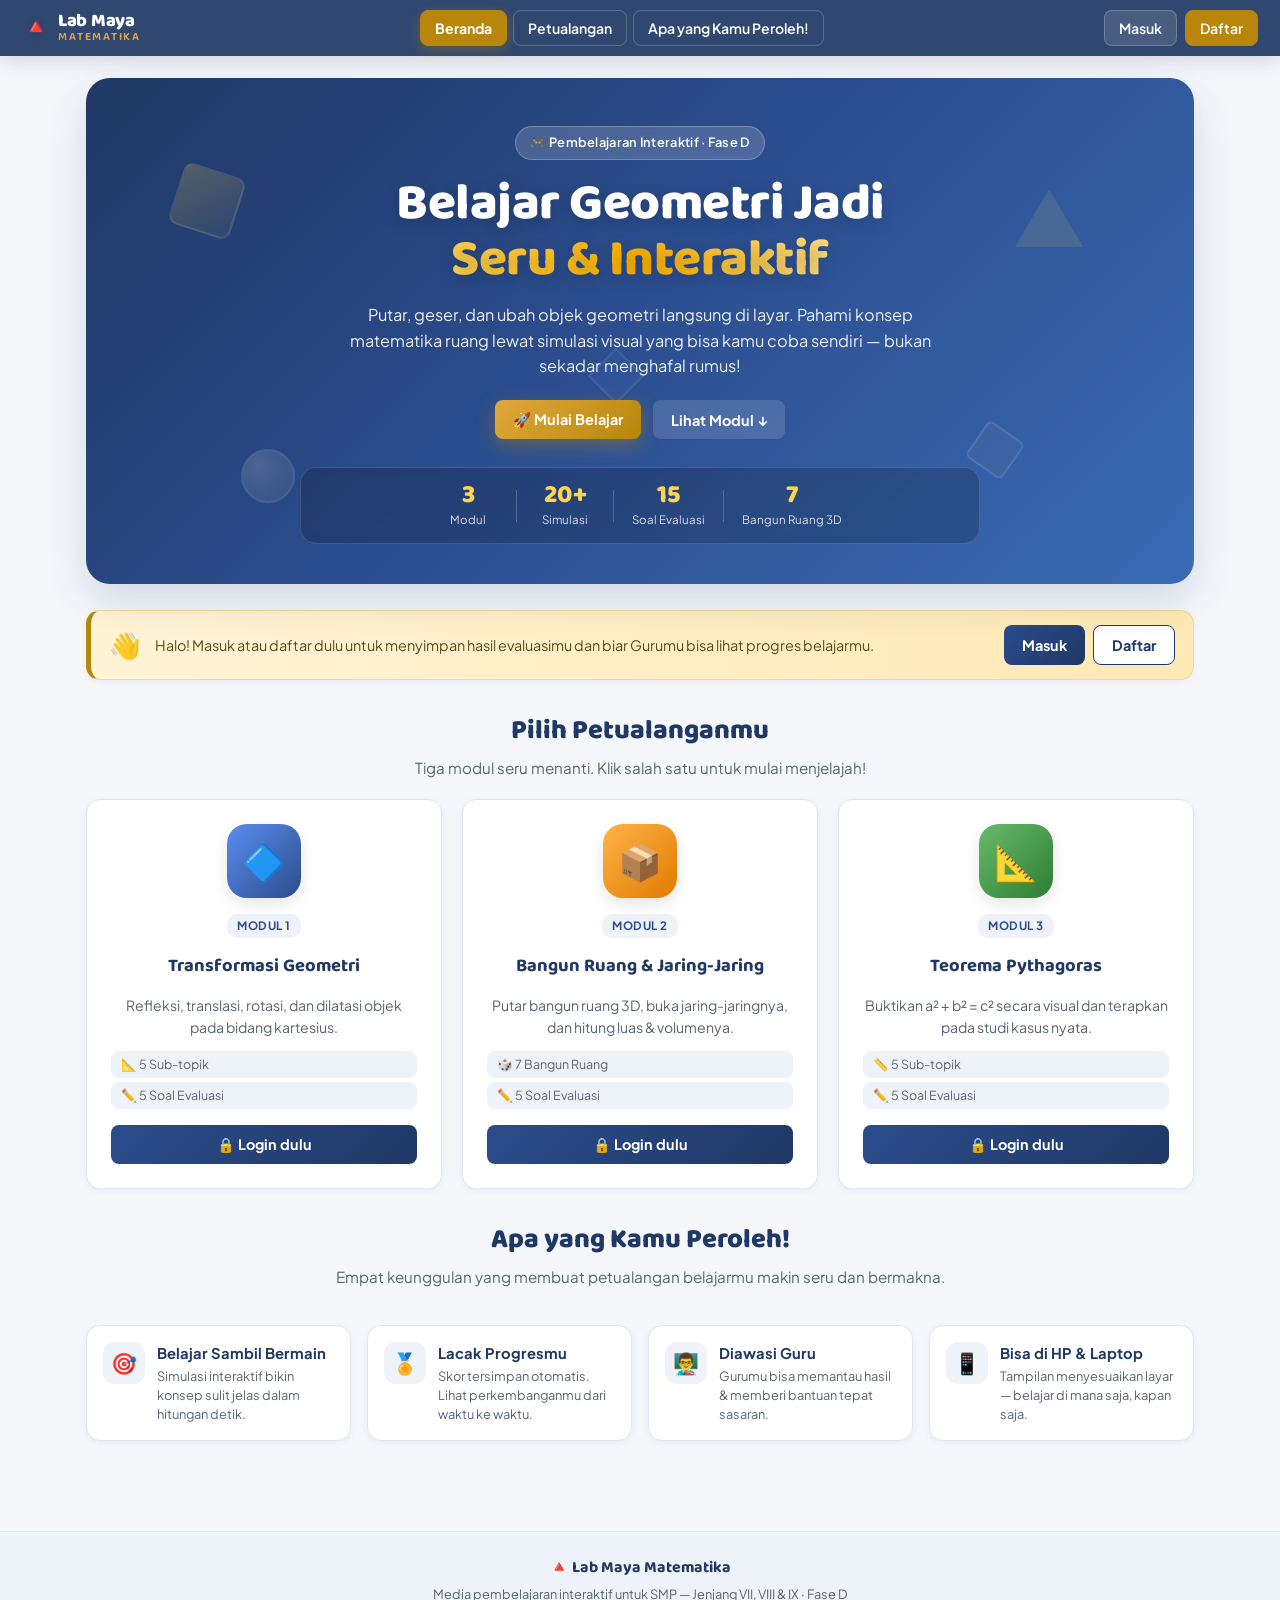
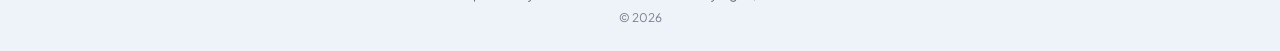
<file: index-single.html>
<!DOCTYPE html>
<html lang="id">
<head>
<meta charset="UTF-8" />
<meta name="viewport" content="width=device-width, initial-scale=1.0" />
<title>Lab Maya Matematika — Geometri Ruang &amp; Transformasi</title>
<meta name="description" content="Laboratorium maya interaktif untuk belajar Geometri, Bangun Ruang, dan Teorema Pythagoras untuk SMP. Dilengkapi login peserta didik & dashboard guru." />
<link rel="preconnect" href="https://fonts.googleapis.com" />
<link rel="preconnect" href="https://fonts.gstatic.com" crossorigin />
<link href="https://fonts.googleapis.com/css2?family=Baloo+2:wght@500;600;700;800&family=Plus+Jakarta+Sans:wght@400;500;600;700;800&display=swap" rel="stylesheet" />
<style>
:root{
  --navy:#1F3864;
  --navy-light:#2B4C8C;
  --navy-deep:#15263f;
  --gold:#B8860B;
  --gold-light:#E0A93B;
  --bg:#F5F7FB;
  --bg-soft:#EEF2F9;
  --card:#FFFFFF;
  --text:#1A1A1A;
  --muted:#5A6472;
  --good:#2E7D32;
  --bad:#B00020;
  --border:#E1E6ED;
  --shadow-sm:0 2px 6px rgba(31,56,100,0.06);
  --shadow-md:0 8px 24px rgba(31,56,100,0.10);
  --shadow-lg:0 16px 40px rgba(31,56,100,0.16);
  --radius:14px;
  --grad-blue:linear-gradient(135deg,#2B4C8C 0%,#1F3864 100%);
  --grad-gold:linear-gradient(135deg,#E0A93B 0%,#B8860B 100%);
  --grad-hero:linear-gradient(135deg,#1F3864 0%,#2B4C8C 45%,#3A6BB5 100%);
  --font-body:'Plus Jakarta Sans','Segoe UI',Roboto,Arial,sans-serif;
  --font-display:'Baloo 2','Plus Jakarta Sans',sans-serif;
}
*{box-sizing:border-box;}
html,body{margin:0;padding:0;background:var(--bg);color:var(--text);font-family:var(--font-body);
  -webkit-font-smoothing:antialiased;line-height:1.55;}

/* ---------- Top bar (glassmorphism) ---------- */
.topbar{
  display:flex;align-items:center;justify-content:space-between;
  background:rgba(31,56,100,0.92);backdrop-filter:blur(10px);-webkit-backdrop-filter:blur(10px);
  color:#fff;padding:10px 22px;flex-wrap:wrap;gap:12px;
  position:sticky;top:0;z-index:50;box-shadow:0 4px 20px rgba(31,56,100,0.18);
}
.brand{display:flex;align-items:center;gap:8px;cursor:pointer;font-family:var(--font-display);font-weight:800;}
.brand-logo{font-size:1.4rem;filter:drop-shadow(0 2px 4px rgba(0,0,0,0.2));}
.brand-text{font-size:1.15rem;letter-spacing:-0.3px;display:flex;flex-direction:column;line-height:1;}
.brand-accent{font-size:0.72rem;font-weight:600;color:var(--gold-light);letter-spacing:1.5px;text-transform:uppercase;margin-top:2px;}
.mainnav{display:flex;gap:6px;flex-wrap:wrap;}
.navbtn{
  background:transparent;border:1px solid rgba(255,255,255,0.22);color:#fff;
  padding:8px 14px;border-radius:8px;cursor:pointer;font-size:0.88rem;font-weight:600;
  transition:all 0.18s ease;font-family:var(--font-body);
}
.navbtn:hover{background:rgba(255,255,255,0.18);transform:translateY(-1px);}
.navbtn.active{background:var(--gold);border-color:var(--gold);font-weight:700;box-shadow:0 4px 12px rgba(184,134,11,0.35);}

/* ---------- Layout umum ---------- */
main#app{max-width:1140px;margin:0 auto;padding:22px 16px 60px;}
.page{display:none;}
.page.active{display:block;animation:fadeIn 0.35s cubic-bezier(.2,.7,.3,1);}
@keyframes fadeIn{from{opacity:0;transform:translateY(10px);}to{opacity:1;transform:translateY(0);}}

/* ---------- Hero ---------- */
.hero{
  position:relative;overflow:hidden;border-radius:24px;
  background:var(--grad-hero);color:#fff;
  padding:48px 36px 40px;margin-bottom:26px;
  box-shadow:var(--shadow-lg);
}
.hero-inner{position:relative;z-index:2;text-align:center;max-width:760px;margin:0 auto;}
.hero-pill{
  display:inline-block;background:rgba(255,255,255,0.16);border:1px solid rgba(255,255,255,0.25);
  padding:6px 14px;border-radius:20px;font-size:0.8rem;font-weight:600;letter-spacing:0.3px;margin-bottom:16px;
  backdrop-filter:blur(4px);
}
.hero h1{
  font-family:var(--font-display);font-size:clamp(2rem,5vw,3.2rem);line-height:1.1;margin:0 0 14px;
  font-weight:800;letter-spacing:-0.5px;text-shadow:0 4px 16px rgba(0,0,0,0.18);
}
.hero-highlight{
  background:linear-gradient(90deg,#FFD54F 0%,#FFB300 50%,#FFE082 100%);
  -webkit-background-clip:text;background-clip:text;-webkit-text-fill-color:transparent;color:var(--gold-light);
}
.hero .subtitle{color:rgba(255,255,255,0.92);max-width:620px;margin:0 auto 22px;font-size:1.02rem;}
.hero-cta{display:flex;gap:12px;justify-content:center;flex-wrap:wrap;margin-bottom:28px;}
.btn-lg{padding:13px 26px;font-size:1rem;}
.btn-gold{background:var(--grad-gold);color:#fff;box-shadow:0 6px 18px rgba(184,134,11,0.4);}
.btn-gold:hover{transform:translateY(-2px);box-shadow:0 10px 26px rgba(184,134,11,0.5);}
.btn-glass{background:rgba(255,255,255,0.14);color:#fff;border:1px solid rgba(255,255,255,0.3);backdrop-filter:blur(6px);}
.btn-glass:hover{background:rgba(255,255,255,0.24);transform:translateY(-2px);}

.hero-stats{
  display:flex;align-items:center;justify-content:center;gap:8px;flex-wrap:wrap;
  background:rgba(0,0,0,0.18);border:1px solid rgba(255,255,255,0.14);
  border-radius:16px;padding:14px 18px;backdrop-filter:blur(4px);max-width:680px;margin:0 auto;
}
.hs-item{display:flex;flex-direction:column;align-items:center;min-width:80px;padding:0 10px;}
.hs-num{font-family:var(--font-display);font-size:1.6rem;font-weight:800;color:#FFD54F;line-height:1;}
.hs-label{font-size:0.72rem;color:rgba(255,255,255,0.82);margin-top:3px;text-align:center;}
.hs-divider{width:1px;height:32px;background:rgba(255,255,255,0.2);}

/* bentuk geometri melayang di hero */
.hero-shapes{position:absolute;inset:0;z-index:1;pointer-events:none;}
.shape{position:absolute;opacity:0.22;}
.shape-cube{
  width:64px;height:64px;top:18%;left:8%;
  background:linear-gradient(135deg,#FFD54F,rgba(255,213,79,0.2));
  border:2px solid rgba(255,255,255,0.4);border-radius:10px;transform:rotate(18deg);
  animation:floatY 7s ease-in-out infinite;
}
.shape-triangle{
  width:0;height:0;top:22%;right:10%;
  border-left:34px solid transparent;border-right:34px solid transparent;border-bottom:58px solid rgba(255,213,79,0.5);
  animation:floatTri 9s ease-in-out infinite 1s;
}
.shape-circle{
  width:54px;height:54px;bottom:16%;left:14%;border-radius:50%;
  background:radial-gradient(circle at 30% 30%,rgba(255,255,255,0.7),rgba(255,213,79,0.25));
  border:2px solid rgba(255,255,255,0.4);animation:floatY 8s ease-in-out infinite 0.5s;
}
.shape-square{
  width:44px;height:44px;bottom:22%;right:16%;border:2px solid rgba(255,255,255,0.5);
  background:rgba(255,213,79,0.18);border-radius:6px;transform:rotate(35deg);
  animation:floatY 6.5s ease-in-out infinite 1.5s;
}
.shape-diamond{
  width:40px;height:40px;top:55%;left:46%;border:2px solid rgba(255,255,255,0.4);
  background:rgba(91,141,239,0.3);transform:rotate(45deg);
  animation:floatDiamond 10s ease-in-out infinite 0.8s;
}
@keyframes floatY{
  0%,100%{transform:translateY(0) rotate(18deg);}
  50%{transform:translateY(-22px) rotate(28deg);}
}
@keyframes floatTri{0%,100%{transform:translateY(0);}50%{transform:translateY(-18px);}}
@keyframes floatDiamond{0%,100%{transform:translateY(0) rotate(45deg);}50%{transform:translateY(-16px) rotate(55deg);}}

/* ---------- Section heading ---------- */
.section-heading{text-align:center;margin:30px 0 20px;}
.section-heading h2{font-family:var(--font-display);color:var(--navy);font-size:1.7rem;margin:0 0 4px;font-weight:800;}
.section-heading p{color:var(--muted);margin:0;font-size:0.95rem;}

/* ---------- Beranda: kartu modul ---------- */
.card-grid{display:grid;grid-template-columns:repeat(auto-fit,minmax(280px,1fr));gap:20px;margin-top:8px;}
.menu-card{
  background:var(--card);border:1px solid var(--border);border-radius:var(--radius);
  padding:24px;text-align:center;box-shadow:var(--shadow-sm);
  transition:transform 0.22s cubic-bezier(.2,.7,.3,1),box-shadow 0.22s;position:relative;overflow:hidden;
}
.menu-card::before{
  content:'';position:absolute;top:0;left:0;right:0;height:4px;
  background:var(--grad-blue);opacity:0;transition:opacity 0.22s;
}
.menu-card:hover{transform:translateY(-6px);box-shadow:var(--shadow-md);border-color:transparent;}
.menu-card:hover::before{opacity:1;}
.menu-icon{
  width:74px;height:74px;border-radius:20px;display:flex;align-items:center;justify-content:center;
  font-size:2.2rem;margin:0 auto 14px;box-shadow:0 6px 16px rgba(0,0,0,0.1);
}
.menu-icon.icon-blue{background:linear-gradient(135deg,#5B8DEF,#2B4C8C);}
.menu-icon.icon-orange{background:linear-gradient(135deg,#FFB347,#E07B00);}
.menu-icon.icon-green{background:linear-gradient(135deg,#66BB6A,#2E7D32);}
.menu-tag{
  display:inline-block;background:var(--bg-soft);color:var(--navy-light);
  font-size:0.72rem;font-weight:700;padding:3px 10px;border-radius:10px;letter-spacing:0.5px;text-transform:uppercase;margin-bottom:8px;
}
.menu-card h3{color:var(--navy);margin:6px 0;font-size:1.15rem;font-family:var(--font-display);font-weight:700;}
.menu-card p{color:var(--muted);font-size:0.88rem;min-height:42px;margin-bottom:12px;}
.menu-meta{display:flex;flex-direction:column;gap:4px;margin-bottom:16px;align-items:flex-start;text-align:left;}
.mm-item{font-size:0.78rem;color:var(--muted);background:var(--bg-soft);padding:4px 10px;border-radius:8px;width:100%;}
.menu-card .btn{width:100%;}

/* ---------- Feature strip ---------- */
.feature-strip{
  display:grid;grid-template-columns:repeat(auto-fit,minmax(230px,1fr));gap:16px;margin-top:36px;
}
.fs-item{
  display:flex;gap:12px;align-items:flex-start;background:var(--card);border:1px solid var(--border);
  border-radius:var(--radius);padding:16px;box-shadow:var(--shadow-sm);
}
.fs-icon{
  width:42px;height:42px;border-radius:12px;background:var(--bg-soft);
  display:flex;align-items:center;justify-content:center;font-size:1.3rem;flex-shrink:0;
}
.fs-item strong{color:var(--navy);font-size:0.92rem;display:block;margin-bottom:2px;}
.fs-item p{margin:0;color:var(--muted);font-size:0.8rem;line-height:1.5;}

/* ---------- Buttons ---------- */
.btn{
  border:none;border-radius:8px;padding:10px 18px;cursor:pointer;font-size:0.9rem;
  font-weight:700;transition:transform 0.12s,opacity 0.15s,box-shadow 0.15s;font-family:var(--font-body);
  display:inline-flex;align-items:center;justify-content:center;gap:6px;
}
.btn:active{transform:scale(0.97);}
.btn-primary{background:var(--grad-blue);color:#fff;}
.btn-primary:hover{transform:translateY(-1px);box-shadow:0 6px 16px rgba(43,76,140,0.35);}
.btn-secondary{background:#fff;color:var(--navy);border:1px solid var(--navy);}
.btn-secondary:hover{background:var(--bg-soft);}
.btn-guide{background:var(--grad-gold);color:#fff;box-shadow:0 4px 12px rgba(184,134,11,0.3);}
.btn-guide:hover{transform:translateY(-1px);}
.btn-outline{background:transparent;border:1px solid var(--border);color:var(--text);}
.btn-outline.selected,.btn-outline:hover{border-color:var(--navy);color:var(--navy);background:var(--bg-soft);}

/* ---------- Module header / tabs ---------- */
.module-header{display:flex;justify-content:space-between;align-items:center;flex-wrap:wrap;gap:10px;margin-bottom:12px;}
.module-header h2{color:var(--navy);margin:0;}
.tabbar{display:flex;flex-wrap:wrap;gap:6px;margin-bottom:14px;border-bottom:2px solid var(--border);padding-bottom:8px;}
.tabbtn{
  background:#fff;border:1px solid var(--border);padding:8px 14px;border-radius:20px;
  cursor:pointer;font-size:0.88rem;color:var(--muted);
}
.tabbtn.active{background:var(--navy);border-color:var(--navy);color:#fff;font-weight:600;}

.gallery{display:flex;flex-wrap:wrap;gap:8px;margin-bottom:16px;}
.gallery-item{
  background:#fff;border:1px solid var(--border);padding:10px 16px;border-radius:8px;
  cursor:pointer;font-size:0.9rem;
}
.gallery-item.active{background:var(--gold);color:#fff;border-color:var(--gold);font-weight:600;}

/* ---------- Workspace: canvas + controls ---------- */
.workspace{display:flex;gap:18px;flex-wrap:wrap;align-items:flex-start;}
.canvas-wrap{
  flex:1 1 500px;background:#fff;border:1px solid var(--border);border-radius:10px;
  padding:10px;position:relative;
}
.canvas-wrap canvas{
  width:100%;height:auto;aspect-ratio:16/9;display:block;
  background:#FDFEFF;border-radius:6px;touch-action:none;cursor:grab;
}
.canvas-wrap canvas:active{cursor:grabbing;}
.hint{position:absolute;bottom:14px;left:20px;font-size:0.78rem;color:var(--muted);
  background:rgba(255,255,255,0.85);padding:2px 8px;border-radius:10px;}
.controls-panel{
  flex:1 1 300px;background:#fff;border:1px solid var(--border);border-radius:10px;
  padding:16px;min-width:280px;max-height:560px;overflow-y:auto;
}
.controls-panel h4{margin-top:0;color:var(--navy);}
.control-row{margin-bottom:14px;}
.control-row label{display:block;font-size:0.85rem;color:var(--muted);margin-bottom:4px;}
.control-row input[type="range"]{width:100%;}
.control-row input[type="number"], .control-row select{
  width:100%;padding:6px 8px;border:1px solid var(--border);border-radius:6px;font-size:0.9rem;
}
.value-badge{display:inline-block;background:var(--bg);border-radius:6px;padding:2px 8px;font-weight:700;color:var(--navy);margin-left:6px;}
.info-box{background:var(--bg);border-radius:8px;padding:10px 12px;font-size:0.85rem;margin-top:10px;line-height:1.6;}
.info-box b{color:var(--navy);}
.coord-table{width:100%;border-collapse:collapse;font-size:0.82rem;margin-top:8px;}
.coord-table td,.coord-table th{border:1px solid var(--border);padding:4px 6px;text-align:center;}
.coord-table th{background:var(--bg);}

/* ---------- Quiz ---------- */
.quiz-q{background:#fff;border:1px solid var(--border);border-radius:10px;padding:16px;margin-bottom:14px;}
.quiz-q p.qtext{font-weight:600;margin-bottom:10px;}
.quiz-opt{
  display:block;width:100%;text-align:left;background:var(--bg);border:1px solid var(--border);
  border-radius:8px;padding:9px 12px;margin-bottom:8px;cursor:pointer;font-size:0.9rem;
}
.quiz-opt:hover{border-color:var(--navy);}
.quiz-opt.correct{background:#E7F5E8;border-color:var(--good);color:var(--good);font-weight:600;}
.quiz-opt.wrong{background:#FBE7EA;border-color:var(--bad);color:var(--bad);font-weight:600;}
.quiz-feedback{font-size:0.85rem;margin-top:8px;padding:8px 10px;border-radius:6px;background:var(--bg);display:none;}
.quiz-score{text-align:center;font-size:1.1rem;font-weight:700;color:var(--navy);margin-top:16px;}

/* ---------- Modal panduan ---------- */
.modal-overlay{
  display:none;position:fixed;inset:0;background:rgba(0,0,0,0.45);
  align-items:center;justify-content:center;z-index:100;padding:20px;
}
.modal-overlay.show{display:flex;}
.modal-box{
  background:#fff;border-radius:12px;padding:24px;max-width:480px;width:100%;
  position:relative;max-height:80vh;overflow-y:auto;
}
.modal-box h3{color:var(--navy);margin-top:0;}
.modal-close{position:absolute;top:12px;right:14px;background:none;border:none;font-size:1.1rem;cursor:pointer;}
.modal-box ol,.modal-box ul{padding-left:20px;line-height:1.6;font-size:0.92rem;}
.modal-box .btn{margin-top:14px;width:100%;}

.footer{
  text-align:center;color:var(--muted);font-size:0.8rem;padding:24px 18px;
  border-top:1px solid var(--border);background:var(--bg-soft);margin-top:30px;
}
.footer-inner{max-width:1140px;margin:0 auto;display:flex;flex-direction:column;gap:4px;}
.footer-brand{font-family:var(--font-display);font-weight:700;color:var(--navy);font-size:1rem;}
.footer-text{color:var(--muted);}
.footer-meta{color:var(--muted);font-size:0.74rem;opacity:0.8;}

/* ---------- Topbar auth area ---------- */
.auth-area{display:flex;align-items:center;gap:8px;flex-wrap:wrap;}
.auth-btn{background:rgba(255,255,255,0.12);}
.auth-btn:hover{background:rgba(255,255,255,0.22);}
.auth-register{background:var(--gold);border-color:var(--gold);}
.auth-register:hover{opacity:0.92;}
.auth-logout{background:#B00020;border-color:#B00020;}
.user-chip{
  display:flex;align-items:center;gap:8px;background:rgba(255,255,255,0.12);
  padding:4px 10px 4px 4px;border-radius:30px;
}
.user-avatar{
  width:30px;height:30px;border-radius:50%;background:var(--gold);color:#fff;
  display:flex;align-items:center;justify-content:center;font-weight:700;font-size:0.95rem;
}
.user-meta{display:flex;flex-direction:column;line-height:1.1;}
.user-name{font-size:0.85rem;font-weight:600;color:#fff;}
.user-role{font-size:0.7rem;color:rgba(255,255,255,0.78);}

/* ---------- Guest banner ---------- */
.guest-banner{
  display:flex;align-items:center;gap:14px;flex-wrap:wrap;
  background:linear-gradient(90deg,#FFF4D6,#FFE9B5);
  border:1px solid #F2D98C;border-left:5px solid var(--gold);
  border-radius:var(--radius);padding:14px 18px;margin:20px 0;font-size:0.9rem;color:#5A4A1A;
  box-shadow:var(--shadow-sm);
}
.gb-icon{font-size:1.6rem;flex-shrink:0;}
.gb-text{flex:1;min-width:200px;}
.guest-banner-actions{display:flex;gap:8px;flex-wrap:wrap;margin-left:auto;}

/* ---------- Student progress cards ---------- */
.student-progress{margin:24px 0;background:var(--card);border:1px solid var(--border);border-radius:var(--radius);padding:22px;box-shadow:var(--shadow-sm);}
.sp-head{display:flex;align-items:center;gap:10px;margin-bottom:16px;flex-wrap:wrap;}
.sp-head h3{color:var(--navy);margin:0;font-family:var(--font-display);font-size:1.25rem;font-weight:800;}
.sp-head p{margin:0;color:var(--muted);font-size:0.86rem;flex-basis:100%;}
.sp-grid{display:grid;grid-template-columns:repeat(auto-fit,minmax(220px,1fr));gap:14px;}
.sp-card{
  background:var(--bg-soft);border:1px solid var(--border);border-radius:12px;padding:18px;
  text-align:center;transition:transform 0.18s;position:relative;overflow:hidden;
}
.sp-card:hover{transform:translateY(-3px);}
.sp-card h4{margin:0;color:var(--navy);font-size:0.95rem;font-family:var(--font-display);}
.sp-name{margin:3px 0 12px;color:var(--muted);font-size:0.78rem;min-height:32px;}
.sp-score{font-size:1.7rem;font-weight:800;font-family:var(--font-display);line-height:1;}
.sp-pct{font-size:0.9rem;font-weight:700;margin:4px 0 6px;}
.sp-att{font-size:0.72rem;color:var(--muted);background:#fff;padding:3px 10px;border-radius:10px;display:inline-block;}
.sp-score.good,.sp-pct.good{color:var(--good);}
.sp-score.mid,.sp-pct.mid{color:var(--gold);}
.sp-score.low,.sp-pct.low{color:var(--bad);}
.sp-status{color:var(--muted);font-size:0.85rem;padding:14px 0;font-style:italic;}

/* ---------- Auth pages ---------- */
.auth-card{
  max-width:480px;margin:30px auto;background:#fff;border:1px solid var(--border);
  border-radius:14px;padding:30px;box-shadow:0 4px 16px rgba(0,0,0,0.06);
}
.auth-head{text-align:center;margin-bottom:20px;}
.auth-icon{font-size:2.4rem;margin-bottom:6px;}
.auth-head h2{color:var(--navy);margin:0 0 6px;}
.auth-head .subtitle{color:var(--muted);font-size:0.9rem;margin:0 auto;max-width:380px;}
.auth-form{display:flex;flex-direction:column;gap:6px;}
.auth-form .control-row label{font-weight:600;font-size:0.85rem;color:var(--navy);}
.auth-form .control-row input,.auth-form .control-row select{
  border:1px solid var(--border);border-radius:8px;padding:9px 12px;font-size:0.92rem;width:100%;
}
.auth-form .control-row input:focus,.auth-form .control-row select:focus{
  outline:none;border-color:var(--navy-light);box-shadow:0 0 0 3px rgba(43,76,140,0.12);
}
.btn-block{width:100%;margin-top:8px;padding:11px;}
.auth-error{
  display:none;background:#FBE7EA;color:var(--bad);border:1px solid #F2C2C8;
  border-radius:8px;padding:9px 12px;font-size:0.85rem;margin-top:6px;
}
.auth-switch{text-align:center;margin-top:14px;font-size:0.86rem;color:var(--muted);}
.auth-switch a{color:var(--navy-light);font-weight:600;text-decoration:none;}
.auth-switch a:hover{text-decoration:underline;}
.auth-context{
  margin:0 0 14px;background:#EAF2FF;border:1px solid #CFE0FF;color:var(--navy);
  border-radius:10px;padding:10px 13px;font-size:0.86rem;line-height:1.45;text-align:center;
}
.auth-context b{color:var(--navy);}
.auth-switch-row{margin-top:14px;text-align:center;}
.auth-switch-row .btn{margin-top:6px;}
.auth-hint{
  margin-top:14px;background:var(--bg);border-radius:8px;padding:10px 12px;
  font-size:0.8rem;color:var(--muted);text-align:center;
}
.auth-hint code{background:#fff;border:1px solid var(--border);border-radius:4px;padding:1px 5px;color:var(--navy);font-weight:600;}

/* ---------- Admin dashboard ---------- */
.admin-actions{display:flex;gap:8px;flex-wrap:wrap;}
.stat-grid{display:grid;grid-template-columns:repeat(auto-fit,minmax(180px,1fr));gap:14px;margin-bottom:20px;}
.stat-card{
  background:#fff;border:1px solid var(--border);border-left:4px solid var(--gold);
  border-radius:10px;padding:18px;text-align:center;box-shadow:0 2px 6px rgba(0,0,0,0.04);
}
.stat-num{font-size:1.9rem;font-weight:800;color:var(--navy);line-height:1.1;}
.stat-label{font-size:0.82rem;color:var(--muted);margin-top:4px;}

.admin-filters{
  display:flex;gap:12px;flex-wrap:wrap;margin-bottom:16px;
  background:#fff;border:1px solid var(--border);border-radius:10px;padding:12px;
}
.admin-table-wrap{overflow-x:auto;background:#fff;border:1px solid var(--border);border-radius:10px;}
.admin-table{width:100%;border-collapse:collapse;font-size:0.85rem;min-width:760px;}
.admin-table th{
  background:var(--navy);color:#fff;text-align:left;padding:10px 12px;font-weight:600;white-space:nowrap;
}
.admin-table td{padding:9px 12px;border-bottom:1px solid var(--border);}
.admin-table tr:last-child td{border-bottom:none;}
.admin-table tr:hover td{background:var(--bg);}
.admin-table .empty{text-align:center;color:var(--muted);padding:24px;font-style:italic;}
.btn-sm{padding:5px 10px;font-size:0.78rem;}

.badge{display:inline-block;padding:3px 9px;border-radius:12px;font-size:0.78rem;font-weight:700;background:#EDF1F8;color:var(--navy);}
.badge.good{background:#E7F5E8;color:var(--good);}
.badge.mid{background:#FFF4D6;color:#8B6A0B;}
.badge.low{background:#FBE7EA;color:var(--bad);}

/* ---------- Quiz intro ---------- */
.quiz-intro{color:var(--muted);font-size:0.85rem;margin:6px 0 14px;background:var(--bg);padding:10px 12px;border-radius:8px;}
.quiz-score.done{background:#E7F5E8;color:var(--good);padding:12px;border-radius:10px;}

/* ---------- Greeting modal ---------- */
.greeting-overlay{z-index:200;}
.greeting-box{text-align:center;max-width:440px;}
.greet-emoji{font-size:3.2rem;line-height:1;margin-bottom:8px;animation:pop 0.4s ease;}
@keyframes pop{0%{transform:scale(0.3);opacity:0;}60%{transform:scale(1.15);}100%{transform:scale(1);opacity:1;}}
.greeting-box h3{color:var(--navy);margin:0 0 6px;font-size:1.4rem;}
.greet-module-wrap{margin:0 0 10px;color:var(--muted);font-size:0.85rem;}
.greet-module{font-weight:700;color:var(--navy);}
.greet-score{font-size:1.1rem;font-weight:700;color:var(--gold);margin-bottom:14px;padding:10px;background:var(--bg);border-radius:8px;}
.greet-body{color:var(--text);font-size:0.92rem;line-height:1.6;margin-bottom:18px;text-align:left;}
.greet-actions{display:flex;gap:10px;}
.greet-actions .btn{flex:1;}

/* ---------- Confetti canvas ---------- */
.confetti-canvas{display:none;position:fixed;inset:0;pointer-events:none;z-index:300;}

/* ---------- Responsive ---------- */
@media (max-width:720px){
  .topbar{flex-direction:column;align-items:flex-start;}
  .workspace{flex-direction:column;}
  .controls-panel{max-height:none;}
  .auth-area{align-self:stretch;justify-content:space-between;}
  .module-header{flex-direction:column;align-items:flex-start;}
  .greet-actions{flex-direction:column;}
}

</style>
</head>
<body>

<header class="topbar">
  <div class="brand" id="nav-home">
    <span class="brand-logo">🔺</span>
    <span class="brand-text">Lab Maya<span class="brand-accent">Matematika</span></span>
  </div>
  <nav class="mainnav">
    <button class="navbtn" id="nav-btn-home" data-target="home">Beranda</button>
    <button class="navbtn" id="nav-btn-adventure" data-anchor="adventure">Petualangan</button>
    <button class="navbtn" id="nav-btn-benefits" data-anchor="benefits">Apa yang Kamu Peroleh!</button>
  </nav>
  <div class="auth-area" id="auth-area"></div>
</header>

<main id="app">

  <!-- ===================== HALAMAN BERANDA ===================== -->
  <section id="page-home" class="page active">

    <!-- Hero dengan gradient & bentuk geometri melayang -->
    <div class="hero">
      <div class="hero-shapes" aria-hidden="true">
        <span class="shape shape-cube"></span>
        <span class="shape shape-triangle"></span>
        <span class="shape shape-circle"></span>
        <span class="shape shape-square"></span>
        <span class="shape shape-diamond"></span>
      </div>
      <div class="hero-inner">
        <span class="hero-pill">🎮 Pembelajaran Interaktif · Fase D</span>
        <h1>Belajar Geometri Jadi<br><span class="hero-highlight">Seru &amp; Interaktif</span></h1>
        <p class="subtitle">Putar, geser, dan ubah objek geometri langsung di layar. Pahami konsep matematika ruang lewat simulasi visual yang bisa kamu coba sendiri — bukan sekadar menghafal rumus!</p>
        <div class="hero-cta">
          <button class="btn btn-gold btn-lg open-module" data-target="module1">🚀 Mulai Belajar</button>
          <button class="btn btn-glass btn-lg" id="hero-see-modules">Lihat Modul ↓</button>
        </div>
        <div class="hero-stats">
          <div class="hs-item"><span class="hs-num">3</span><span class="hs-label">Modul</span></div>
          <div class="hs-divider"></div>
          <div class="hs-item"><span class="hs-num">20+</span><span class="hs-label">Simulasi</span></div>
          <div class="hs-divider"></div>
          <div class="hs-item"><span class="hs-num">15</span><span class="hs-label">Soal Evaluasi</span></div>
          <div class="hs-divider"></div>
          <div class="hs-item"><span class="hs-num">7</span><span class="hs-label">Bangun Ruang 3D</span></div>
        </div>
      </div>
    </div>

    <!-- Banner login untuk tamu -->
    <div id="guest-banner" class="guest-banner" style="display:none;">
      <span class="gb-icon">👋</span>
      <span class="gb-text">Halo! Masuk atau daftar dulu untuk menyimpan hasil evaluasimu dan biar Gurumu bisa lihat progres belajarmu.</span>
      <span class="guest-banner-actions">
        <button class="btn btn-primary" id="banner-login">Masuk</button>
        <button class="btn btn-secondary" id="banner-register">Daftar</button>
      </span>
    </div>

    <!-- Kartu progres peserta didik (hanya muncul jika login sbg siswa) -->
    <div id="student-progress" class="student-progress" style="display:none;"></div>

    <!-- Judul section modul -->
    <div class="section-heading" id="adventure">
      <h2>Pilih Petualanganmu</h2>
      <p>Tiga modul seru menanti. Klik salah satu untuk mulai menjelajah!</p>
    </div>

    <div class="card-grid">
      <div class="menu-card" data-target="module1">
        <div class="menu-icon icon-blue">🔷</div>
        <span class="menu-tag">Modul 1</span>
        <h3>Transformasi Geometri</h3>
        <p>Refleksi, translasi, rotasi, dan dilatasi objek pada bidang kartesius.</p>
        <div class="menu-meta">
          <span class="mm-item">📐 5 Sub-topik</span>
          <span class="mm-item">✏️ 5 Soal Evaluasi</span>
        </div>
        <button class="btn btn-primary open-module" data-target="module1">Mulai →</button>
      </div>
      <div class="menu-card" data-target="module2">
        <div class="menu-icon icon-orange">📦</div>
        <span class="menu-tag">Modul 2</span>
        <h3>Bangun Ruang &amp; Jaring-Jaring</h3>
        <p>Putar bangun ruang 3D, buka jaring-jaringnya, dan hitung luas &amp; volumenya.</p>
        <div class="menu-meta">
          <span class="mm-item">🎲 7 Bangun Ruang</span>
          <span class="mm-item">✏️ 5 Soal Evaluasi</span>
        </div>
        <button class="btn btn-primary open-module" data-target="module2">Mulai →</button>
      </div>
      <div class="menu-card" data-target="module3">
        <div class="menu-icon icon-green">📐</div>
        <span class="menu-tag">Modul 3</span>
        <h3>Teorema Pythagoras</h3>
        <p>Buktikan a² + b² = c² secara visual dan terapkan pada studi kasus nyata.</p>
        <div class="menu-meta">
          <span class="mm-item">📏 5 Sub-topik</span>
          <span class="mm-item">✏️ 5 Soal Evaluasi</span>
        </div>
        <button class="btn btn-primary open-module" data-target="module3">Mulai →</button>
      </div>
    </div>

    <!-- Judul section fitur -->
    <div class="section-heading" id="benefits">
      <h2>Apa yang Kamu Peroleh!</h2>
      <p>Empat keunggulan yang membuat petualangan belajarmu makin seru dan bermakna.</p>
    </div>

    <!-- Strip fitur -->
    <div class="feature-strip">
      <div class="fs-item">
        <div class="fs-icon">🎯</div>
        <div><strong>Belajar Sambil Bermain</strong><p>Simulasi interaktif bikin konsep sulit jelas dalam hitungan detik.</p></div>
      </div>
      <div class="fs-item">
        <div class="fs-icon">🏅</div>
        <div><strong>Lacak Progresmu</strong><p>Skor tersimpan otomatis. Lihat perkembanganmu dari waktu ke waktu.</p></div>
      </div>
      <div class="fs-item">
        <div class="fs-icon">👨‍🏫</div>
        <div><strong>Diawasi Guru</strong><p>Gurumu bisa memantau hasil &amp; memberi bantuan tepat sasaran.</p></div>
      </div>
      <div class="fs-item">
        <div class="fs-icon">📱</div>
        <div><strong>Bisa di HP &amp; Laptop</strong><p>Tampilan menyesuaikan layar — belajar di mana saja, kapan saja.</p></div>
      </div>
    </div>
  </section>

  <!-- ===================== HALAMAN LOGIN ===================== -->
  <section id="page-login" class="page">
    <div id="login-mount"></div>
  </section>

  <!-- ===================== HALAMAN REGISTER ===================== -->
  <section id="page-register" class="page">
    <div id="register-mount"></div>
  </section>

  <!-- ===================== DASHBOARD ADMIN (GURU) ===================== -->
  <section id="page-admin" class="page">
    <div class="module-header">
      <h2>📊 Dashboard Guru</h2>
      <div class="admin-actions">
        <button class="btn btn-secondary" id="admin-export">⬇ Export CSV</button>
        <button class="btn btn-outline" id="admin-refresh">🔄 Muat Ulang</button>
      </div>
    </div>

    <!-- Ringkasan statistik -->
    <div class="stat-grid" id="admin-stats"></div>

    <!-- Filter -->
    <div class="admin-filters">
      <div class="control-row" style="margin:0;flex:1;min-width:160px;">
        <label>Filter Modul</label>
        <select id="filter-module">
          <option value="">Semua Modul</option>
          <option value="Modul 1">Modul 1 — Transformasi</option>
          <option value="Modul 2">Modul 2 — Bangun Ruang</option>
          <option value="Modul 3">Modul 3 — Pythagoras</option>
        </select>
      </div>
      <div class="control-row" style="margin:0;flex:1;min-width:160px;">
        <label>Filter Kelas</label>
        <select id="filter-kelas">
          <option value="">Semua Kelas</option>
        </select>
      </div>
      <div class="control-row" style="margin:0;flex:1;min-width:160px;">
        <label>Cari Nama / NISN</label>
        <input type="text" id="filter-search" placeholder="Ketik nama atau NISN...">
      </div>
    </div>

    <!-- Tabel hasil peserta didik -->
    <div class="admin-table-wrap">
      <table class="admin-table" id="admin-table">
        <thead>
          <tr>
            <th>#</th>
            <th>Nama</th>
            <th>NISN</th>
            <th>Kelas</th>
            <th>Modul</th>
            <th>Skor</th>
            <th>Persentase</th>
            <th>Waktu</th>
            <th>Aksi</th>
          </tr>
        </thead>
        <tbody id="admin-table-body"></tbody>
      </table>
    </div>

    <!-- Daftar peserta didik terdaftar -->
    <div class="module-header" style="margin-top:30px;">
      <h2>👥 Peserta Didik Terdaftar</h2>
    </div>
    <div class="admin-table-wrap">
      <table class="admin-table" id="admin-students-table">
        <thead>
          <tr>
            <th>#</th>
            <th>Nama</th>
            <th>NISN</th>
            <th>Kelas</th>
            <th>Username</th>
            <th>Bergabung</th>
            <th>Evaluasi Dikerjakan</th>
          </tr>
        </thead>
        <tbody id="admin-students-body"></tbody>
      </table>
    </div>
  </section>

  <!-- ===================== MODUL 1: TRANSFORMASI ===================== -->
  <section id="page-module1" class="page">
    <div class="module-header">
      <h2>Modul 1 &mdash; Transformasi Geometri</h2>
      <button class="btn btn-guide" data-guide="module1">📖 Panduan</button>
    </div>

    <div class="tabbar" id="m1-tabs">
      <button class="tabbtn active" data-tab="refleksi">Refleksi</button>
      <button class="tabbtn" data-tab="translasi">Translasi</button>
      <button class="tabbtn" data-tab="rotasi">Rotasi</button>
      <button class="tabbtn" data-tab="dilatasi">Dilatasi</button>
      <button class="tabbtn" data-tab="kombinasi">Kombinasi</button>
      <button class="tabbtn" data-tab="kuis1">Evaluasi</button>
    </div>

    <div class="workspace">
      <div class="canvas-wrap">
        <canvas id="m1-canvas" width="800" height="450"></canvas>
      </div>
      <div class="controls-panel" id="m1-controls"></div>
    </div>
  </section>

  <!-- ===================== MODUL 2: BANGUN RUANG ===================== -->
  <section id="page-module2" class="page">
    <div class="module-header">
      <h2>Modul 2 &mdash; Bangun Ruang &amp; Jaring-Jaring</h2>
      <button class="btn btn-guide" data-guide="module2">📖 Panduan</button>
    </div>

    <div class="gallery" id="m2-gallery">
      <button class="gallery-item active" data-shape="kubus">Kubus</button>
      <button class="gallery-item" data-shape="balok">Balok</button>
      <button class="gallery-item" data-shape="prisma">Prisma Segitiga</button>
      <button class="gallery-item" data-shape="limas">Limas Segiempat</button>
      <button class="gallery-item" data-shape="tabung">Tabung</button>
      <button class="gallery-item" data-shape="kerucut">Kerucut</button>
      <button class="gallery-item" data-shape="bola">Bola</button>
    </div>

    <div class="tabbar" id="m2-tabs">
      <button class="tabbtn active" data-tab="model3d">Model 3D</button>
      <button class="tabbtn" data-tab="jaring">Jaring-Jaring</button>
      <button class="tabbtn" data-tab="volume">Simulasi Volume</button>
      <button class="tabbtn" data-tab="kuis2">Evaluasi</button>
    </div>

    <div class="workspace">
      <div class="canvas-wrap">
        <canvas id="m2-canvas" width="800" height="450"></canvas>
        <p class="hint" id="m2-hint">🖱️ Seret / geser untuk memutar bangun</p>
      </div>
      <div class="controls-panel" id="m2-controls"></div>
    </div>
  </section>

  <!-- ===================== MODUL 3: PYTHAGORAS ===================== -->
  <section id="page-module3" class="page">
    <div class="module-header">
      <h2>Modul 3 &mdash; Teorema Pythagoras</h2>
      <button class="btn btn-guide" data-guide="module3">📖 Panduan</button>
    </div>

    <div class="tabbar" id="m3-tabs">
      <button class="tabbtn active" data-tab="bukti">Pembuktian Visual</button>
      <button class="tabbtn" data-tab="kalkulator">Kalkulator Sisi</button>
      <button class="tabbtn" data-tab="studikasus">Studi Kasus</button>
      <button class="tabbtn" data-tab="jarak">Jarak Dua Titik</button>
      <button class="tabbtn" data-tab="galeri">Galeri Tripel</button>
      <button class="tabbtn" data-tab="kuis3">Evaluasi</button>
    </div>

    <div class="workspace">
      <div class="canvas-wrap">
        <canvas id="m3-canvas" width="800" height="450"></canvas>
      </div>
      <div class="controls-panel" id="m3-controls"></div>
    </div>
  </section>

</main>

<!-- Modal panduan sederhana -->
<div class="modal-overlay" id="guide-modal">
  <div class="modal-box">
    <button class="modal-close" id="guide-close">✕</button>
    <h3 id="guide-title">Panduan</h3>
    <div id="guide-body"></div>
    <button class="btn btn-primary" id="guide-ok">Mengerti, mulai eksplorasi!</button>
  </div>
</div>

<!-- Modal greeting setelah evaluasi selesai -->
<div class="modal-overlay greeting-overlay" id="greeting-modal">
  <div class="modal-box greeting-box">
    <button class="modal-close" id="greet-close">✕</button>
    <div class="greet-emoji" id="greet-emoji">🎉</div>
    <h3 id="greet-title">Selamat!</h3>
    <p id="greet-module-wrap" class="greet-module-wrap" style="display:none;">
      Modul: <span id="greet-module"></span>
    </p>
    <div id="greet-score" class="greet-score"></div>
    <div id="greet-body" class="greet-body"></div>
    <div class="greet-actions">
      <button class="btn btn-secondary" id="greet-review">📊 Lihat Progres Saya</button>
      <button class="btn btn-primary" id="greet-ok">Tutup</button>
    </div>
  </div>
</div>

<!-- Canvas overlay untuk efek konfeti -->
<canvas id="confetti-canvas" class="confetti-canvas"></canvas>

<footer class="footer">
  <div class="footer-inner">
    <div class="footer-brand">🔺 Lab Maya Matematika</div>
    <div class="footer-text">Media pembelajaran interaktif untuk SMP — Jenjang VII, VIII &amp; IX · Fase D</div>
    <div class="footer-meta">© 2026</div>
  </div>
</footer>

<script>
/* ============================================================
   storage.js
   Lapisan penyimpanan data berbasis localStorage.
   Menyimpan: daftar akun peserta didik, akun admin (Guru),
   sesi login aktif, dan hasil pengerjaan evaluasi peserta didik.

   Catatan keamanan: karena ini aplikasi statis (GitHub Pages)
   tanpa server, password disimpan dengan hashing sederhana
   (base64 + salt). Ini BUKAN pengganti autentikasi server sungguhan,
   cukup untuk lingkungan pembelajaran / demo SPA.
   ============================================================ */

window.Store = (function () {

  const KEY_USERS = 'lmm_users';        // daftar akun (siswa & guru)
  const KEY_SESSION = 'lmm_session';    // id user yang sedang login
  const KEY_RESULTS = 'lmm_results';    // daftar hasil evaluasi

  /* ---------- util hashing sederhana ---------- */
  function hash(str) {
    // hash non-kriptografis (FNV-1a 32-bit + salt) lalu di-base64
    const salt = 'lmm_2026_salt';
    const s = salt + str + salt;
    let h = 0x811c9dc5;
    for (let i = 0; i < s.length; i++) {
      h ^= s.charCodeAt(i);
      h = (h * 0x01000193) >>> 0;
    }
    return btoa(String(h >>> 0) + ':' + s.length);
  }

  /* ---------- baca / tulis JSON ---------- */
  function readArr(key) {
    try {
      const raw = localStorage.getItem(key);
      return raw ? JSON.parse(raw) : [];
    } catch (e) {
      console.warn('Store.readArr error', key, e);
      return [];
    }
  }
  function writeArr(key, arr) {
    localStorage.setItem(key, JSON.stringify(arr));
  }

  /* ---------- seed admin default jika belum ada ---------- */
  function seedAdminIfMissing() {
    const users = readArr(KEY_USERS);
    if (!users.some(u => u.role === 'admin')) {
      users.push({
        id: 'admin-001',
        name: 'Guru Matematika',
        username: 'guru',
        passwordHash: hash('guru123'),
        role: 'admin',
        createdAt: new Date().toISOString()
      });
      writeArr(KEY_USERS, users);
    }
  }

  /* ---------- API: USERS ---------- */
  function getUsers() { return readArr(KEY_USERS); }
  function getStudents() {
    return readArr(KEY_USERS).filter(u => u.role === 'student');
  }

  function findUserByUsername(username) {
    return readArr(KEY_USERS).find(u => u.username.toLowerCase() === username.toLowerCase());
  }

  function addUser(user) {
    const users = readArr(KEY_USERS);
    if (users.some(u => u.username.toLowerCase() === user.username.toLowerCase())) {
      return { ok: false, error: 'Username sudah digunakan. Silakan pilih yang lain.' };
    }
    user.id = 'u_' + Date.now() + '_' + Math.floor(Math.random() * 1000);
    user.passwordHash = hash(user.password);
    delete user.password;
    user.role = user.role || 'student';
    user.createdAt = new Date().toISOString();
    users.push(user);
    writeArr(KEY_USERS, users);
    return { ok: true, user };
  }

  function verifyUser(username, password) {
    const u = findUserByUsername(username);
    if (!u) return { ok: false, error: 'Username tidak ditemukan.' };
    if (u.passwordHash !== hash(password)) return { ok: false, error: 'Password salah.' };
    return { ok: true, user: u };
  }

  /* ---------- API: SESSION ---------- */
  function setSession(userId) {
    localStorage.setItem(KEY_SESSION, userId);
  }
  function clearSession() {
    localStorage.removeItem(KEY_SESSION);
  }
  function getSessionUser() {
    const id = localStorage.getItem(KEY_SESSION);
    if (!id) return null;
    return readArr(KEY_USERS).find(u => u.id === id) || null;
  }

  /* ---------- API: RESULTS (hasil evaluasi) ---------- */
  function getResults() { return readArr(KEY_RESULTS); }

  function getResultsByUser(userId) {
    return readArr(KEY_RESULTS).filter(r => r.userId === userId);
  }

  function addResult(result) {
    const list = readArr(KEY_RESULTS);
    result.id = 'r_' + Date.now() + '_' + Math.floor(Math.random() * 1000);
    result.timestamp = new Date().toISOString();
    list.push(result);
    writeArr(KEY_RESULTS, list);
    return result;
  }

  function deleteResult(id) {
    const list = readArr(KEY_RESULTS).filter(r => r.id !== id);
    writeArr(KEY_RESULTS, list);
  }

  function clearAllResults() {
    writeArr(KEY_RESULTS, []);
  }

  /* ---------- API: export CSV untuk admin ---------- */
  function resultsToCSV() {
    const results = getResults();
    const users = getUsers();
    const header = ['Nama', 'NISN', 'Kelas', 'Modul', 'Skor', 'Total', 'Persentase (%)', 'Waktu'];
    const rows = results.map(r => {
      const u = users.find(x => x.id === r.userId) || {};
      const d = new Date(r.timestamp);
      const pct = r.total > 0 ? Math.round((r.score / r.total) * 100) : 0;
      return [
        u.name || '-',
        u.nisn || '-',
        u.kelas || '-',
        r.module || '-',
        r.score,
        r.total,
        pct,
        d.toLocaleString('id-ID')
      ];
    });
    const esc = v => {
      const s = String(v);
      return /[",\n]/.test(s) ? '"' + s.replace(/"/g, '""') + '"' : s;
    };
    return [header, ...rows].map(row => row.map(esc).join(',')).join('\n');
  }

  // inisialisasi saat pertama kali dimuat
  seedAdminIfMissing();

  return {
    hash,
    getUsers, getStudents, findUserByUsername, addUser, verifyUser,
    setSession, clearSession, getSessionUser,
    getResults, getResultsByUser, addResult, deleteResult, clearAllResults,
    resultsToCSV
  };
})();

</script>
<script>
/* ============================================================
   auth.js
   Modul autentikasi untuk peserta didik & admin (Guru).
   - Merender form login & register
   - Mengelola sesi login aktif
   - Menampilkan tombol Login/Logout di topbar
   - Memberi callback onChange agar app.js bisa refresh UI
   ============================================================ */

window.Auth = (function () {

  let onChangeCb = null;

  function onChange(cb) { onChangeCb = cb; }
  function notify() { if (onChangeCb) onChangeCb(); }

  /* ---------- kelas dropdown ---------- */
  const KELAS_OPTIONS = [
    'Kelas VIII A', 'Kelas VIII B', 'Kelas VIII C',
    'Kelas VIII D', 'Kelas VIII E', 'Kelas VIII F',
    'Kelas IX A', 'Kelas IX B', 'Kelas IX C', 'Kelas IX D', 'Kelas IX E'
  ];

  /* ---------- nama modul (untuk pesan kontekstual di login) ---------- */
  const MODULE_NAMES = {
    module1: 'Transformasi Geometri',
    module2: 'Bangun Ruang & Jaring-Jaring',
    module3: 'Teorema Pythagoras'
  };

  /* ---------- render form LOGIN ---------- */
  function renderLogin(container) {
    // Cek apakah ada modul yang ditunggu (tamu klik modul lalu diantar ke login)
    const pending = App.consumePendingModule ? App.consumePendingModule() : null;
    const moduleName = pending && MODULE_NAMES[pending];
    // simpan lagi agar setelah submit sukses bisa diantar ke modul itu
    if (pending && App.setPendingModule) App.setPendingModule(pending);

    const contextMsg = moduleName
      ? `<div class="auth-context">🎒 Kamu akan langsung diajak ke <b>Modul ${pending.replace('module','')} — ${moduleName}</b> setelah masuk.</div>`
      : '';

    container.innerHTML = `
      <div class="auth-card">
        <div class="auth-head">
          <div class="auth-icon">🔐</div>
          <h2>Masuk ke Lab Maya</h2>
          <p class="subtitle">Masuk sebagai peserta didik atau Guru untuk mengakses modul pembelajaran dan evaluasi.</p>
        </div>
        ${contextMsg}
        <form id="login-form" class="auth-form" autocomplete="off">
          <div class="control-row">
            <label for="login-username">Username</label>
            <input type="text" id="login-username" placeholder="cth: guru atau nama siswa" required>
          </div>
          <div class="control-row">
            <label for="login-password">Password</label>
            <input type="password" id="login-password" placeholder="Masukkan password" required>
          </div>
          <div class="auth-error" id="login-error"></div>
          <button type="submit" class="btn btn-primary btn-block">Masuk</button>
          <div class="auth-switch-row">
            Belum punya akun?
            <button type="button" class="btn btn-secondary btn-block" id="to-register">Daftar sebagai peserta didik</button>
          </div>
        </form>
      </div>
    `;

    container.querySelector('#login-form').addEventListener('submit', e => {
      e.preventDefault();
      const u = container.querySelector('#login-username').value.trim();
      const p = container.querySelector('#login-password').value;
      const errBox = container.querySelector('#login-error');
      const res = Store.verifyUser(u, p);
      if (!res.ok) {
        errBox.textContent = res.error;
        errBox.style.display = 'block';
        return;
      }
      Store.setSession(res.user.id);
      errBox.style.display = 'none';
      notify();
      const role = res.user.role;
      if (role === 'admin') {
        App.showPage('admin');
        return;
      }
      // kalau ada modul yang ditunggu, antar langsung; kalau tidak, ke Beranda
      const pm = App.consumePendingModule ? App.consumePendingModule() : null;
      if (pm && MODULE_NAMES[pm]) App.showPage(pm);
      else App.showPage('home');
    });

    container.querySelector('#to-register').addEventListener('click', () => {
      // bawa modul yang ditunggu ke halaman daftar
      if (App.consumePendingModule) {
        const pm = App.consumePendingModule();
        if (pm && App.setPendingModule) App.setPendingModule(pm);
      }
      App.showPage('register');
    });
  }

  /* ---------- render form REGISTER ---------- */
  function renderRegister(container) {
    const kelasOpts = KELAS_OPTIONS.map(k => `<option value="${k}">${k}</option>`).join('');
    container.innerHTML = `
      <div class="auth-card">
        <div class="auth-head">
          <div class="auth-icon">📝</div>
          <h2>Daftar Peserta Didik</h2>
          <p class="subtitle">Buat akun untuk menyimpan hasil evaluasi pembelajaranmu. Guru akan dapat melihat progresnya.</p>
        </div>
        <form id="register-form" class="auth-form" autocomplete="off">
          <div class="control-row">
            <label for="reg-name">Nama Lengkap</label>
            <input type="text" id="reg-name" placeholder="cth: Siti Nurhaliza" required>
          </div>
          <div class="control-row">
            <label for="reg-nisn">NISN</label>
            <input type="text" id="reg-nisn" placeholder="cth: 0089234567" required>
          </div>
          <div class="control-row">
            <label for="reg-kelas">Kelas</label>
            <select id="reg-kelas" required>
              <option value="">-- Pilih Kelas --</option>
              ${kelasOpts}
            </select>
          </div>
          <div class="control-row">
            <label for="reg-username">Username (untuk login)</label>
            <input type="text" id="reg-username" placeholder="cth: sitinur" required>
          </div>
          <div class="control-row">
            <label for="reg-password">Password</label>
            <input type="password" id="reg-password" placeholder="Minimal 4 karakter" minlength="4" required>
          </div>
          <div class="control-row">
            <label for="reg-password2">Ulangi Password</label>
            <input type="password" id="reg-password2" placeholder="Ketik ulang password" required>
          </div>
          <div class="auth-error" id="register-error"></div>
          <button type="submit" class="btn btn-primary btn-block">Daftar Sekarang</button>
          <div class="auth-switch">
            Sudah punya akun? <a href="#" id="to-login">Masuk di sini</a>
          </div>
        </form>
      </div>
    `;

    container.querySelector('#register-form').addEventListener('submit', e => {
      e.preventDefault();
      const name = container.querySelector('#reg-name').value.trim();
      const nisn = container.querySelector('#reg-nisn').value.trim();
      const kelas = container.querySelector('#reg-kelas').value;
      const username = container.querySelector('#reg-username').value.trim();
      const password = container.querySelector('#reg-password').value;
      const password2 = container.querySelector('#reg-password2').value;
      const errBox = container.querySelector('#register-error');

      const showErr = msg => { errBox.textContent = msg; errBox.style.display = 'block'; };

      if (!name || !nisn || !kelas || !username || !password) {
        return showErr('Mohon lengkapi semua kolom.');
      }
      if (password.length < 4) {
        return showErr('Password minimal 4 karakter.');
      }
      if (password !== password2) {
        return showErr('Konfirmasi password tidak cocok.');
      }
      const res = Store.addUser({ name, nisn, kelas, username, password, role: 'student' });
      if (!res.ok) {
        return showErr(res.error);
      }
      Store.setSession(res.user.id);
      errBox.style.display = 'none';
      notify();
      // kalau ada modul yang ditunggu, antar langsung; kalau tidak, ke Beranda
      const pm = App.consumePendingModule ? App.consumePendingModule() : null;
      if (pm && MODULE_NAMES[pm]) App.showPage(pm);
      else App.showPage('home');
    });

    container.querySelector('#to-login').addEventListener('click', e => {
      e.preventDefault();
      App.showPage('login');
    });
  }

  /* ---------- tombol logout ---------- */
  function logout() {
    Store.clearSession();
    notify();
    App.showPage('login');
  }

  /* ---------- render greeting setelah register pertama ---------- */
  function currentUserName() {
    const u = Store.getSessionUser();
    return u ? u.name : '';
  }

  return {
    renderLogin, renderRegister, logout, currentUserName, onChange
  };
})();

</script>
<script>
/* ============================================================
   engine3d.js
   Mesin render 3D sederhana buatan sendiri (tanpa library eksternal).
   Melakukan rotasi, proyeksi ortografik, shading datar, dan
   pengurutan wajah (painter's algorithm) untuk menggambar bangun
   ruang di atas <canvas> 2D biasa.
   ============================================================ */

window.Engine3D = (function () {

  function rotatePoint(p, ax, ay) {
    // rotasi terhadap sumbu X lalu sumbu Y (radian)
    let y = p.y * Math.cos(ax) - p.z * Math.sin(ax);
    let z = p.y * Math.sin(ax) + p.z * Math.cos(ax);
    let x = p.x * Math.cos(ay) + z * Math.sin(ay);
    let z2 = -p.x * Math.sin(ay) + z * Math.cos(ay);
    return { x: x, y: y, z: z2 };
  }

  function project(p, cx, cy, scale) {
    return { x: cx + p.x * scale, y: cy - p.y * scale };
  }

  function normalOf(a, b, c) {
    const u = { x: b.x - a.x, y: b.y - a.y, z: b.z - a.z };
    const v = { x: c.x - a.x, y: c.y - a.y, z: c.z - a.z };
    const n = {
      x: u.y * v.z - u.z * v.y,
      y: u.z * v.x - u.x * v.z,
      z: u.x * v.y - u.y * v.x
    };
    const len = Math.sqrt(n.x * n.x + n.y * n.y + n.z * n.z) || 1;
    return { x: n.x / len, y: n.y / len, z: n.z / len };
  }

  function shade(baseColor, normal) {
    const light = { x: 0.4, y: 0.6, z: 0.75 };
    const lenL = Math.sqrt(light.x ** 2 + light.y ** 2 + light.z ** 2);
    const l = { x: light.x / lenL, y: light.y / lenL, z: light.z / lenL };
    let dot = normal.x * l.x + normal.y * l.y + normal.z * l.z;
    let factor = 0.45 + 0.55 * Math.max(0, dot); // 0.45 - 1.0
    const rgb = hexToRgb(baseColor);
    const r = Math.min(255, Math.round(rgb.r * factor));
    const g = Math.min(255, Math.round(rgb.g * factor));
    const b = Math.min(255, Math.round(rgb.b * factor));
    return `rgb(${r},${g},${b})`;
  }

  function hexToRgb(hex) {
    hex = hex.replace('#', '');
    if (hex.length === 3) hex = hex.split('').map(c => c + c).join('');
    const num = parseInt(hex, 16);
    return { r: (num >> 16) & 255, g: (num >> 8) & 255, b: num & 255 };
  }

  /**
   * Render sebuah shape (vertices + faces) ke canvas 2D.
   * shape = { vertices:[{x,y,z}...], faces:[{indices:[...], color:"#hex"}...] }
   */
  function render(ctx, shape, angleX, angleY, opts) {
    opts = opts || {};
    const w = ctx.canvas.width, h = ctx.canvas.height;
    const cx = opts.cx !== undefined ? opts.cx : w / 2;
    const cy = opts.cy !== undefined ? opts.cy : h / 2;
    const scale = opts.scale || 60;
    const strokeColor = opts.strokeColor || '#1A1A1A';
    const showLabels = opts.labels || null; // [{point:{x,y,z}, text:"A"}]

    // rotasi semua vertex
    const rotated = shape.vertices.map(p => rotatePoint(p, angleX, angleY));

    // hitung data wajah: normal, kedalaman rata-rata, titik layar
    const faceData = shape.faces.map(face => {
      const pts3d = face.indices.map(i => rotated[i]);
      const normal = normalOf(pts3d[0], pts3d[1], pts3d[2] || pts3d[0]);
      const avgZ = pts3d.reduce((s, p) => s + p.z, 0) / pts3d.length;
      const pts2d = pts3d.map(p => project(p, cx, cy, scale));
      return { pts2d, normal, avgZ, color: face.color || '#5B8DEF' };
    });

    // urutkan dari yang terjauh (z kecil) ke terdekat (z besar) -> painter's algorithm
    faceData.sort((a, b) => a.avgZ - b.avgZ);

    ctx.clearRect(0, 0, w, h);

    faceData.forEach(f => {
      ctx.beginPath();
      f.pts2d.forEach((p, idx) => {
        if (idx === 0) ctx.moveTo(p.x, p.y); else ctx.lineTo(p.x, p.y);
      });
      ctx.closePath();
      ctx.fillStyle = shade(f.color, f.normal);
      ctx.fill();
      ctx.strokeStyle = strokeColor;
      ctx.lineWidth = 1;
      ctx.stroke();
    });

    if (showLabels) {
      ctx.font = '13px Segoe UI, Arial';
      ctx.fillStyle = '#1F3864';
      showLabels.forEach(l => {
        const rp = rotatePoint(l.point, angleX, angleY);
        const sp = project(rp, cx, cy, scale);
        ctx.fillText(l.text, sp.x + 6, sp.y - 6);
      });
    }
  }

  /* ---------------- Generator bentuk (geometry builders) ---------------- */

  function makeBox(p, l, t, colorScheme) {
    colorScheme = colorScheme || '#5B8DEF';
    const hp = p / 2, hl = l / 2, ht = t / 2;
    const v = [
      { x: -hp, y: -ht, z: -hl }, { x: hp, y: -ht, z: -hl },
      { x: hp, y: -ht, z: hl }, { x: -hp, y: -ht, z: hl },
      { x: -hp, y: ht, z: -hl }, { x: hp, y: ht, z: -hl },
      { x: hp, y: ht, z: hl }, { x: -hp, y: ht, z: hl }
    ];
    const faces = [
      { indices: [0, 1, 2, 3], color: colorScheme },
      { indices: [7, 6, 5, 4], color: colorScheme },
      { indices: [4, 5, 1, 0], color: colorScheme },
      { indices: [3, 2, 6, 7], color: colorScheme },
      { indices: [0, 3, 7, 4], color: colorScheme },
      { indices: [1, 5, 6, 2], color: colorScheme }
    ];
    return { vertices: v, faces: faces };
  }

  function makePrismaSegitiga(s, t, color) {
    color = color || '#5B8DEF';
    const ht = t / 2;
    const r = s / Math.sqrt(3);
    const baseXZ = [0, 1, 2].map(k => {
      const ang = -Math.PI / 2 + k * (2 * Math.PI / 3);
      return { x: r * Math.cos(ang), z: r * Math.sin(ang) };
    });
    const v = [];
    baseXZ.forEach(p => v.push({ x: p.x, y: -ht, z: p.z }));
    baseXZ.forEach(p => v.push({ x: p.x, y: ht, z: p.z }));
    const faces = [
      { indices: [0, 1, 2], color: color },
      { indices: [5, 4, 3], color: color },
      { indices: [0, 1, 4, 3], color: color },
      { indices: [1, 2, 5, 4], color: color },
      { indices: [2, 0, 3, 5], color: color }
    ];
    return { vertices: v, faces: faces };
  }

  function makeLimasSegiempat(s, t, color) {
    color = color || '#5B8DEF';
    const hs = s / 2, ht = t / 2;
    const v = [
      { x: -hs, y: -ht, z: -hs }, { x: hs, y: -ht, z: -hs },
      { x: hs, y: -ht, z: hs }, { x: -hs, y: -ht, z: hs },
      { x: 0, y: ht, z: 0 }
    ];
    const faces = [
      { indices: [0, 1, 2, 3], color: color },
      { indices: [0, 1, 4], color: color },
      { indices: [1, 2, 4], color: color },
      { indices: [2, 3, 4], color: color },
      { indices: [3, 0, 4], color: color }
    ];
    return { vertices: v, faces: faces };
  }

  function makeTabung(r, t, color, N) {
    color = color || '#5B8DEF';
    N = N || 24;
    const ht = t / 2;
    const v = [];
    for (let i = 0; i < N; i++) {
      const ang = (i / N) * 2 * Math.PI;
      v.push({ x: r * Math.cos(ang), y: -ht, z: r * Math.sin(ang) });
    }
    for (let i = 0; i < N; i++) {
      const ang = (i / N) * 2 * Math.PI;
      v.push({ x: r * Math.cos(ang), y: ht, z: r * Math.sin(ang) });
    }
    const faces = [];
    faces.push({ indices: Array.from({ length: N }, (_, i) => i), color: color });
    faces.push({ indices: Array.from({ length: N }, (_, i) => 2 * N - 1 - i), color: color });
    for (let i = 0; i < N; i++) {
      const a = i, b = (i + 1) % N, c = N + (i + 1) % N, d = N + i;
      faces.push({ indices: [a, b, c, d], color: color });
    }
    return { vertices: v, faces: faces };
  }

  function makeKerucut(r, t, color, N) {
    color = color || '#5B8DEF';
    N = N || 24;
    const ht = t / 2;
    const v = [];
    for (let i = 0; i < N; i++) {
      const ang = (i / N) * 2 * Math.PI;
      v.push({ x: r * Math.cos(ang), y: -ht, z: r * Math.sin(ang) });
    }
    const apexIndex = N;
    v.push({ x: 0, y: ht, z: 0 });
    const faces = [];
    faces.push({ indices: Array.from({ length: N }, (_, i) => i), color: color });
    for (let i = 0; i < N; i++) {
      const a = i, b = (i + 1) % N;
      faces.push({ indices: [a, b, apexIndex], color: color });
    }
    return { vertices: v, faces: faces };
  }

  function makeBola(r, color, latSeg, lonSeg) {
    color = color || '#5B8DEF';
    latSeg = latSeg || 10;
    lonSeg = lonSeg || 16;
    const v = [];
    for (let i = 0; i <= latSeg; i++) {
      const theta = (i / latSeg) * Math.PI; // 0 (kutub atas) .. PI (kutub bawah)
      for (let j = 0; j < lonSeg; j++) {
        const phi = (j / lonSeg) * 2 * Math.PI;
        v.push({
          x: r * Math.sin(theta) * Math.cos(phi),
          y: r * Math.cos(theta),
          z: r * Math.sin(theta) * Math.sin(phi)
        });
      }
    }
    const faces = [];
    for (let i = 0; i < latSeg; i++) {
      for (let j = 0; j < lonSeg; j++) {
        const j2 = (j + 1) % lonSeg;
        const a = i * lonSeg + j;
        const b = i * lonSeg + j2;
        const c = (i + 1) * lonSeg + j2;
        const d = (i + 1) * lonSeg + j;
        faces.push({ indices: [a, b, c, d], color: color });
      }
    }
    return { vertices: v, faces: faces };
  }

  return {
    rotatePoint, project, render,
    makeBox, makePrismaSegitiga, makeLimasSegiempat,
    makeTabung, makeKerucut, makeBola
  };
})();

</script>
<script>
/* ============================================================
   quiz.js
   Komponen evaluasi/kuis pilihan ganda yang bisa dipakai ulang
   di Modul 1, 2, dan 3.
   questions = [{ q:"...", options:["...","..."], correct:0, explain:"..." }]

   Pembaruan:
   - Mencatat skor akhir ke Store (localStorage) untuk pengguna
     yang sedang login.
   - Menampilkan modal greeting konfeti setelah seluruh soal
     terjawab, dengan pesan personal sesuai capaian.
   ============================================================ */

window.renderQuiz = function renderQuiz(container, questions, quizMeta) {
  container.innerHTML = '';
  const state = questions.map(() => ({ answered: false, correct: null }));

  // quizMeta = { module:"Modul 1", moduleName:"Transformasi Geometri" }
  quizMeta = quizMeta || {};

  const wrap = document.createElement('div');

  questions.forEach((item, qi) => {
    const qBox = document.createElement('div');
    qBox.className = 'quiz-q';

    const qText = document.createElement('p');
    qText.className = 'qtext';
    qText.textContent = `${qi + 1}. ${item.q}`;
    qBox.appendChild(qText);

    const feedback = document.createElement('div');
    feedback.className = 'quiz-feedback';

    item.options.forEach((optText, oi) => {
      const optBtn = document.createElement('button');
      optBtn.className = 'quiz-opt';
      optBtn.textContent = optText;
      optBtn.addEventListener('click', () => {
        if (state[qi].answered) return;
        state[qi].answered = true;
        const isCorrect = oi === item.correct;
        state[qi].correct = isCorrect;
        optBtn.classList.add(isCorrect ? 'correct' : 'wrong');
        if (!isCorrect) {
          const correctBtn = qBox.querySelectorAll('.quiz-opt')[item.correct];
          correctBtn.classList.add('correct');
        }
        feedback.style.display = 'block';
        feedback.innerHTML = (isCorrect ? '✅ <b>Benar!</b> ' : '❌ <b>Belum tepat.</b> ') + item.explain;
        updateScore();
      });
      qBox.appendChild(optBtn);
    });

    qBox.appendChild(feedback);
    wrap.appendChild(qBox);
  });

  const scoreBox = document.createElement('div');
  scoreBox.className = 'quiz-score';
  wrap.appendChild(scoreBox);

  // melacak apakah hasil sudah pernah disimpan (hindari duplikat -- simpan sekali di akhir)
  let saved = false;

  function updateScore() {
    const answered = state.filter(s => s.answered).length;
    const correct = state.filter(s => s.correct).length;
    if (answered === questions.length) {
      scoreBox.textContent = `Skor kamu: ${correct} / ${questions.length} benar 🎉`;
      scoreBox.classList.add('done');
      if (!saved) {
        saved = true;
        finalizeAndGreet(correct, questions.length);
      }
    } else {
      scoreBox.textContent = `Terjawab: ${answered} / ${questions.length}`;
    }
  }

  /* ---------- simpan hasil + tampilkan greeting ---------- */
  function finalizeAndGreet(correct, total) {
    const user = Store.getSessionUser();

    // simpan ke storage kalau ada user login & bukan admin
    if (user && user.role !== 'admin') {
      Store.addResult({
        userId: user.id,
        userName: user.name,
        nisn: user.nisn,
        kelas: user.kelas,
        module: quizMeta.module || 'Modul',
        moduleName: quizMeta.moduleName || '',
        score: correct,
        total: total
      });
    }

    const pct = total > 0 ? Math.round((correct / total) * 100) : 0;
    let title, message, emoji;
    const name = user ? user.name : 'Sobat';
    if (pct === 100) {
      title = 'Sempurna! 🏆';
      emoji = '🌟';
      message = `Hebat sekali ${name}! Kamu menjawab semua soal dengan benar. Pemahamanmu tentang ${quizMeta.moduleName || 'materi ini'} benar-benar mantap!`;
    } else if (pct >= 80) {
      title = 'Kerja Bagus! 🎉';
      emoji = '👏';
      message = `Selamat ${name}! Skor ${correct}/${total} (${pct}%) menunjukkan kamu sudah memahami ${quizMeta.moduleName || 'materi ini'} dengan baik. Sedikit lagi menuju sempurna!`;
    } else if (pct >= 60) {
      title = 'Lumayan! Semangat Ya 💪';
      emoji = '📚';
      message = `${name}, kamu mendapat ${correct}/${total} (${pct}%). Coba pelajari kembali ${quizMeta.moduleName || 'materi ini'} dan ulangi evaluasi. Kamu pasti bisa lebih baik!`;
    } else {
      title = 'Terus Berlatih Ya 🌱';
      emoji = '✏️';
      message = `Jangan menyerah ${name}! Skor ${correct}/${total} (${pct}%) berarti ada yang masih perlu dipelajari ulang dari ${quizMeta.moduleName || 'materi ini'}. Buka kembali panduan dan simulasi, lalu coba sekali lagi.`;
    }

    showGreetingModal({ title, message, emoji, correct, total, pct, moduleName: quizMeta.moduleName || '' });
  }

  function showGreetingModal(info) {
    const modal = document.getElementById('greeting-modal');
    if (!modal) return; // modal harus ada di index.html

    modal.querySelector('#greet-emoji').textContent = info.emoji;
    modal.querySelector('#greet-title').textContent = info.title;
    modal.querySelector('#greet-body').innerHTML = info.message;
    modal.querySelector('#greet-score').innerHTML =
      `Skor: <b>${info.correct} / ${info.total}</b> &nbsp;·&nbsp; <b>${info.pct}%</b>`;
    const modWrap = modal.querySelector('#greet-module-wrap');
    if (info.moduleName && modWrap) {
      modal.querySelector('#greet-module').textContent = info.moduleName;
      modWrap.style.display = 'block';
    } else if (modWrap) {
      modWrap.style.display = 'none';
    }
    modal.classList.add('show');
    launchConfetti();
  }

  function launchConfetti() {
    // efek konfeti sederhana dengan canvas overlay
    const c = document.getElementById('confetti-canvas');
    if (!c) return;
    const ctx = c.getContext('2d');
    c.width = window.innerWidth;
    c.height = window.innerHeight;
    c.style.display = 'block';
    const colors = ['#1F3864', '#B8860B', '#5B8DEF', '#2E7D32', '#B00020', '#FFD54F'];
    const pieces = [];
    for (let i = 0; i < 120; i++) {
      pieces.push({
        x: Math.random() * c.width,
        y: -20 - Math.random() * c.height * 0.4,
        r: 4 + Math.random() * 6,
        c: colors[Math.floor(Math.random() * colors.length)],
        vx: -1 + Math.random() * 2,
        vy: 2 + Math.random() * 4,
        rot: Math.random() * Math.PI,
        vr: -0.2 + Math.random() * 0.4
      });
    }
    let frame = 0;
    const maxFrames = 240;
    function anim() {
      ctx.clearRect(0, 0, c.width, c.height);
      pieces.forEach(p => {
        p.x += p.vx;
        p.y += p.vy;
        p.rot += p.vr;
        ctx.save();
        ctx.translate(p.x, p.y);
        ctx.rotate(p.rot);
        ctx.fillStyle = p.c;
        ctx.fillRect(-p.r / 2, -p.r / 2, p.r, p.r * 0.6);
        ctx.restore();
      });
      frame++;
      if (frame < maxFrames) {
        requestAnimationFrame(anim);
      } else {
        ctx.clearRect(0, 0, c.width, c.height);
        c.style.display = 'none';
      }
    }
    anim();
  }

  updateScore();

  container.appendChild(wrap);
}

</script>
<script>
/* ============================================================
   module1.js — Transformasi Geometri
   Bidang kartesius 2D dengan segitiga yang bisa direfleksikan,
   ditranslasikan, dirotasikan, dan didilatasikan.
   ============================================================ */

window.Module1 = (function () {

  let canvas, ctx;
  let activeTab = 'refleksi';
  const SCALE = 32; // px per satuan grid

  // Objek dasar (segitiga ABC)
  const BASE_POINTS = [
    { x: 1, y: 1, label: 'A' },
    { x: 4, y: 1, label: 'B' },
    { x: 2, y: 4, label: 'C' }
  ];

  const state = {
    refleksi: { axis: 'x' },
    translasi: { a: 3, b: 2 },
    rotasi: { center: { x: 0, y: 0 }, angle: 90 },
    dilatasi: { center: { x: 0, y: 0 }, k: 1.5 },
    kombinasi: { step: 0, ops: [ { type: 'translasi', a: 2, b: 1 }, { type: 'rotasi', angle: 90 } ] }
  };

  function init() {
    canvas = document.getElementById('m1-canvas');
    ctx = canvas.getContext('2d');
    document.querySelectorAll('#m1-tabs .tabbtn').forEach(btn => {
      btn.addEventListener('click', () => switchTab(btn.dataset.tab));
    });
    switchTab('refleksi');
  }

  function switchTab(tab) {
    activeTab = tab;
    document.querySelectorAll('#m1-tabs .tabbtn').forEach(b => {
      b.classList.toggle('active', b.dataset.tab === tab);
    });
    renderControls();
    draw();
  }

  /* ---------------- Transform math ---------------- */
  function reflect(p, axis) {
    if (axis === 'x') return { x: p.x, y: -p.y };
    if (axis === 'y') return { x: -p.x, y: p.y };
    if (axis === 'yx') return { x: p.y, y: p.x };
    if (axis === 'y-x') return { x: -p.y, y: -p.x };
    return p;
  }
  function translate(p, a, b) { return { x: p.x + a, y: p.y + b }; }
  function rotate(p, center, angleDeg) {
    const rad = angleDeg * Math.PI / 180;
    const dx = p.x - center.x, dy = p.y - center.y;
    return {
      x: center.x + dx * Math.cos(rad) - dy * Math.sin(rad),
      y: center.y + dx * Math.sin(rad) + dy * Math.cos(rad)
    };
  }
  function dilate(p, center, k) {
    return { x: center.x + (p.x - center.x) * k, y: center.y + (p.y - center.y) * k };
  }

  /* ---------------- Drawing helpers ---------------- */
  function toScreen(p) {
    return { x: canvas.width / 2 + p.x * SCALE, y: canvas.height / 2 - p.y * SCALE };
  }

  function drawGrid() {
    ctx.clearRect(0, 0, canvas.width, canvas.height);
    ctx.strokeStyle = '#E3E8F0';
    ctx.lineWidth = 1;
    const rangeX = Math.ceil(canvas.width / 2 / SCALE);
    const rangeY = Math.ceil(canvas.height / 2 / SCALE);
    for (let i = -rangeX; i <= rangeX; i++) {
      const s1 = toScreen({ x: i, y: -rangeY });
      const s2 = toScreen({ x: i, y: rangeY });
      ctx.beginPath(); ctx.moveTo(s1.x, s1.y); ctx.lineTo(s2.x, s2.y); ctx.stroke();
    }
    for (let j = -rangeY; j <= rangeY; j++) {
      const s1 = toScreen({ x: -rangeX, y: j });
      const s2 = toScreen({ x: rangeX, y: j });
      ctx.beginPath(); ctx.moveTo(s1.x, s1.y); ctx.lineTo(s2.x, s2.y); ctx.stroke();
    }
    // sumbu utama
    ctx.strokeStyle = '#9AA5B5';
    ctx.lineWidth = 1.5;
    const ox = toScreen({ x: -rangeX, y: 0 }), ox2 = toScreen({ x: rangeX, y: 0 });
    ctx.beginPath(); ctx.moveTo(ox.x, ox.y); ctx.lineTo(ox2.x, ox2.y); ctx.stroke();
    const oy = toScreen({ x: 0, y: -rangeY }), oy2 = toScreen({ x: 0, y: rangeY });
    ctx.beginPath(); ctx.moveTo(oy.x, oy.y); ctx.lineTo(oy2.x, oy2.y); ctx.stroke();
  }

  function drawPolygon(points, color, fillAlpha, labelPrefix) {
    ctx.beginPath();
    points.forEach((p, i) => {
      const s = toScreen(p);
      if (i === 0) ctx.moveTo(s.x, s.y); else ctx.lineTo(s.x, s.y);
    });
    ctx.closePath();
    ctx.fillStyle = color + Math.round(fillAlpha * 255).toString(16).padStart(2, '0');
    ctx.fill();
    ctx.strokeStyle = color;
    ctx.lineWidth = 2;
    ctx.stroke();
    ctx.font = '13px Segoe UI, Arial';
    ctx.fillStyle = color;
    points.forEach((p) => {
      const s = toScreen(p);
      ctx.fillText((labelPrefix || '') + (p.label || ''), s.x + 6, s.y - 6);
    });
  }

  function drawDashedLine(p1, p2, color) {
    const s1 = toScreen(p1), s2 = toScreen(p2);
    ctx.save();
    ctx.setLineDash([6, 5]);
    ctx.strokeStyle = color;
    ctx.lineWidth = 1.5;
    ctx.beginPath(); ctx.moveTo(s1.x, s1.y); ctx.lineTo(s2.x, s2.y); ctx.stroke();
    ctx.restore();
  }

  function drawArrow(from, to, color) {
    const s1 = toScreen(from), s2 = toScreen(to);
    ctx.strokeStyle = color; ctx.fillStyle = color; ctx.lineWidth = 2;
    ctx.beginPath(); ctx.moveTo(s1.x, s1.y); ctx.lineTo(s2.x, s2.y); ctx.stroke();
    const angle = Math.atan2(s2.y - s1.y, s2.x - s1.x);
    ctx.beginPath();
    ctx.moveTo(s2.x, s2.y);
    ctx.lineTo(s2.x - 10 * Math.cos(angle - Math.PI / 7), s2.y - 10 * Math.sin(angle - Math.PI / 7));
    ctx.lineTo(s2.x - 10 * Math.cos(angle + Math.PI / 7), s2.y - 10 * Math.sin(angle + Math.PI / 7));
    ctx.closePath(); ctx.fill();
  }

  function markPoint(p, color, label) {
    const s = toScreen(p);
    ctx.beginPath(); ctx.arc(s.x, s.y, 4, 0, Math.PI * 2);
    ctx.fillStyle = color; ctx.fill();
    if (label) { ctx.fillStyle = color; ctx.font = '12px Segoe UI'; ctx.fillText(label, s.x + 6, s.y + 14); }
  }

  function coordTable(container, original, image) {
    let html = '<table class="coord-table"><tr><th>Titik</th><th>Asli</th><th>Bayangan</th></tr>';
    original.forEach((p, i) => {
      const q = image[i];
      html += `<tr><td>${p.label}</td><td>(${p.x.toFixed(1)}, ${p.y.toFixed(1)})</td><td>(${q.x.toFixed(1)}, ${q.y.toFixed(1)})</td></tr>`;
    });
    html += '</table>';
    container.innerHTML += html;
  }

  /* ---------------- Render per tab ---------------- */
  function draw() {
    drawGrid();
    drawPolygon(BASE_POINTS, '#1F3864', 0.35, '');

    if (activeTab === 'refleksi') {
      const axis = state.refleksi.axis;
      const image = BASE_POINTS.map(p => ({ ...reflect(p, axis), label: p.label }));
      let mirrorP1, mirrorP2;
      const R = 6;
      if (axis === 'x') { mirrorP1 = { x: -R, y: 0 }; mirrorP2 = { x: R, y: 0 }; }
      else if (axis === 'y') { mirrorP1 = { x: 0, y: -R }; mirrorP2 = { x: 0, y: R }; }
      else if (axis === 'yx') { mirrorP1 = { x: -R, y: -R }; mirrorP2 = { x: R, y: R }; }
      else { mirrorP1 = { x: -R, y: R }; mirrorP2 = { x: R, y: -R }; }
      drawDashedLine(mirrorP1, mirrorP2, '#B8860B');
      drawPolygon(image, '#B00020', 0.3, "'");
    }

    if (activeTab === 'translasi') {
      const { a, b } = state.translasi;
      const image = BASE_POINTS.map(p => ({ ...translate(p, a, b), label: p.label }));
      drawPolygon(image, '#B00020', 0.3, "'");
      const centroid = { x: (BASE_POINTS[0].x + BASE_POINTS[1].x + BASE_POINTS[2].x) / 3, y: (BASE_POINTS[0].y + BASE_POINTS[1].y + BASE_POINTS[2].y) / 3 };
      drawArrow(centroid, { x: centroid.x + a, y: centroid.y + b }, '#2E7D32');
    }

    if (activeTab === 'rotasi') {
      const { center, angle } = state.rotasi;
      const image = BASE_POINTS.map(p => ({ ...rotate(p, center, angle), label: p.label }));
      drawPolygon(image, '#B00020', 0.3, "'");
      markPoint(center, '#B8860B', 'P');
    }

    if (activeTab === 'dilatasi') {
      const { center, k } = state.dilatasi;
      const image = BASE_POINTS.map(p => ({ ...dilate(p, center, k), label: p.label }));
      drawPolygon(image, '#B00020', 0.3, "'");
      markPoint(center, '#B8860B', 'P');
    }

    if (activeTab === 'kombinasi') {
      const ops = state.kombinasi.ops;
      const step = state.kombinasi.step;
      let pts = BASE_POINTS.map(p => ({ ...p }));
      for (let i = 0; i < step; i++) {
        const op = ops[i];
        pts = pts.map(p => {
          if (op.type === 'translasi') return { ...translate(p, op.a, op.b), label: p.label };
          if (op.type === 'rotasi') return { ...rotate(p, { x: 0, y: 0 }, op.angle), label: p.label };
          return p;
        });
      }
      if (step > 0) drawPolygon(pts, '#B00020', 0.3, "'".repeat(step));
    }
  }

  /* ---------------- Controls per tab ---------------- */
  function renderControls() {
    const panel = document.getElementById('m1-controls');
    panel.innerHTML = '';

    if (activeTab === 'refleksi') {
      panel.innerHTML = `
        <h4>Refleksi (Pencerminan)</h4>
        <div class="control-row">
          <label>Pilih garis cermin</label>
          <select id="m1-axis">
            <option value="x">Sumbu-x</option>
            <option value="y">Sumbu-y</option>
            <option value="yx">Garis y = x</option>
            <option value="y-x">Garis y = -x</option>
          </select>
        </div>
        <div id="m1-coord"></div>
        <div class="info-box">Segitiga biru adalah objek asli. Segitiga merah (A', B', C') adalah bayangan hasil refleksi terhadap garis emas putus-putus.</div>
      `;
      panel.querySelector('#m1-axis').value = state.refleksi.axis;
      panel.querySelector('#m1-axis').addEventListener('change', e => {
        state.refleksi.axis = e.target.value; draw(); updateCoordTable();
      });
      updateCoordTable();
    }

    if (activeTab === 'translasi') {
      panel.innerHTML = `
        <h4>Translasi (Pergeseran)</h4>
        <div class="control-row">
          <label>Komponen a (horizontal): <span class="value-badge" id="m1-a-val">${state.translasi.a}</span></label>
          <input type="range" id="m1-a" min="-5" max="5" step="1" value="${state.translasi.a}">
        </div>
        <div class="control-row">
          <label>Komponen b (vertikal): <span class="value-badge" id="m1-b-val">${state.translasi.b}</span></label>
          <input type="range" id="m1-b" min="-5" max="5" step="1" value="${state.translasi.b}">
        </div>
        <div id="m1-coord"></div>
        <div class="info-box">Vektor translasi: T = (a, b). Anak panah hijau menunjukkan arah &amp; jarak pergeseran.</div>
      `;
      panel.querySelector('#m1-a').addEventListener('input', e => {
        state.translasi.a = parseInt(e.target.value);
        panel.querySelector('#m1-a-val').textContent = state.translasi.a;
        draw(); updateCoordTable();
      });
      panel.querySelector('#m1-b').addEventListener('input', e => {
        state.translasi.b = parseInt(e.target.value);
        panel.querySelector('#m1-b-val').textContent = state.translasi.b;
        draw(); updateCoordTable();
      });
      updateCoordTable();
    }

    if (activeTab === 'rotasi') {
      panel.innerHTML = `
        <h4>Rotasi (Perputaran)</h4>
        <div class="control-row">
          <label>Sudut rotasi (°): <span class="value-badge" id="m1-angle-val">${state.rotasi.angle}</span></label>
          <input type="range" id="m1-angle" min="-270" max="270" step="15" value="${state.rotasi.angle}">
        </div>
        <div class="control-row">
          <label>Titik pusat rotasi P(x, y)</label>
          <div style="display:flex;gap:8px;">
            <input type="number" id="m1-px" value="${state.rotasi.center.x}" style="width:50%">
            <input type="number" id="m1-py" value="${state.rotasi.center.y}" style="width:50%">
          </div>
        </div>
        <div id="m1-coord"></div>
        <div class="info-box">Rotasi positif berlawanan arah jarum jam. Titik emas (P) adalah pusat rotasi.</div>
      `;
      panel.querySelector('#m1-angle').addEventListener('input', e => {
        state.rotasi.angle = parseInt(e.target.value);
        panel.querySelector('#m1-angle-val').textContent = state.rotasi.angle;
        draw(); updateCoordTable();
      });
      panel.querySelector('#m1-px').addEventListener('input', e => {
        state.rotasi.center.x = parseFloat(e.target.value) || 0; draw(); updateCoordTable();
      });
      panel.querySelector('#m1-py').addEventListener('input', e => {
        state.rotasi.center.y = parseFloat(e.target.value) || 0; draw(); updateCoordTable();
      });
      updateCoordTable();
    }

    if (activeTab === 'dilatasi') {
      panel.innerHTML = `
        <h4>Dilatasi (Perkalian/Skala)</h4>
        <div class="control-row">
          <label>Faktor skala k: <span class="value-badge" id="m1-k-val">${state.dilatasi.k}</span></label>
          <input type="range" id="m1-k" min="-3" max="3" step="0.5" value="${state.dilatasi.k}">
        </div>
        <div class="control-row">
          <label>Titik pusat dilatasi P(x, y)</label>
          <div style="display:flex;gap:8px;">
            <input type="number" id="m1-dpx" value="${state.dilatasi.center.x}" style="width:50%">
            <input type="number" id="m1-dpy" value="${state.dilatasi.center.y}" style="width:50%">
          </div>
        </div>
        <div id="m1-coord"></div>
        <div class="info-box">Jika |k| &gt; 1 objek membesar, jika 0 &lt; |k| &lt; 1 objek mengecil, jika k negatif objek berbalik posisi (titik pusat di tengah).</div>
      `;
      panel.querySelector('#m1-k').addEventListener('input', e => {
        state.dilatasi.k = parseFloat(e.target.value);
        panel.querySelector('#m1-k-val').textContent = state.dilatasi.k;
        draw(); updateCoordTable();
      });
      panel.querySelector('#m1-dpx').addEventListener('input', e => {
        state.dilatasi.center.x = parseFloat(e.target.value) || 0; draw(); updateCoordTable();
      });
      panel.querySelector('#m1-dpy').addEventListener('input', e => {
        state.dilatasi.center.y = parseFloat(e.target.value) || 0; draw(); updateCoordTable();
      });
      updateCoordTable();
    }

    if (activeTab === 'kombinasi') {
      const ops = state.kombinasi.ops;
      const descOps = ops.map((op, i) =>
        op.type === 'translasi' ? `${i + 1}. Translasi (${op.a}, ${op.b})` : `${i + 1}. Rotasi ${op.angle}&deg; pusat O(0,0)`
      ).join('<br>');
      panel.innerHTML = `
        <h4>Kombinasi Transformasi</h4>
        <div class="info-box"><b>Urutan operasi:</b><br>${descOps}</div>
        <div class="control-row" style="display:flex;gap:8px;">
          <button class="btn btn-secondary" id="m1-prev-step">&#8592; Mundur</button>
          <button class="btn btn-primary" id="m1-next-step">Lanjut &#8594;</button>
        </div>
        <div class="info-box">Langkah saat ini: <b id="m1-step-label">${state.kombinasi.step}</b> dari ${ops.length}</div>
      `;
      panel.querySelector('#m1-next-step').addEventListener('click', () => {
        if (state.kombinasi.step < ops.length) state.kombinasi.step++;
        panel.querySelector('#m1-step-label').textContent = state.kombinasi.step;
        draw();
      });
      panel.querySelector('#m1-prev-step').addEventListener('click', () => {
        if (state.kombinasi.step > 0) state.kombinasi.step--;
        panel.querySelector('#m1-step-label').textContent = state.kombinasi.step;
        draw();
      });
    }

    if (activeTab === 'kuis1') {
      panel.innerHTML = '<h4>Evaluasi Modul 1</h4><p class="quiz-intro">Kerjakan soal-soal berikut untuk menguji pemahamanmu tentang transformasi geometri. Hasil akan otomatis tersimpan ke akunmu.</p><div id="m1-quiz"></div>';
      renderQuiz(document.getElementById('m1-quiz'), quizQuestions(),
        { module: 'Modul 1', moduleName: 'Transformasi Geometri' });
    }
  }

  function updateCoordTable() {
    const target = document.getElementById('m1-coord');
    if (!target) return;
    target.innerHTML = '';
    let image;
    if (activeTab === 'refleksi') image = BASE_POINTS.map(p => reflect(p, state.refleksi.axis));
    else if (activeTab === 'translasi') image = BASE_POINTS.map(p => translate(p, state.translasi.a, state.translasi.b));
    else if (activeTab === 'rotasi') image = BASE_POINTS.map(p => rotate(p, state.rotasi.center, state.rotasi.angle));
    else if (activeTab === 'dilatasi') image = BASE_POINTS.map(p => dilate(p, state.dilatasi.center, state.dilatasi.k));
    else return;
    coordTable(target, BASE_POINTS, image);
  }

  function quizQuestions() {
    return [
      {
        q: "Titik A(2, 3) dicerminkan terhadap sumbu-x. Bayangannya adalah...",
        options: ["A'(2, -3)", "A'(-2, 3)", "A'(-2, -3)", "A'(3, 2)"],
        correct: 0,
        explain: "Refleksi terhadap sumbu-x mengubah (x, y) menjadi (x, -y)."
      },
      {
        q: "Titik B(1, 4) ditranslasikan oleh vektor (3, -2). Bayangannya adalah...",
        options: ["B'(4, 2)", "B'(-2, 6)", "B'(4, -2)", "B'(1, 2)"],
        correct: 0,
        explain: "Translasi (a,b) menambahkan a ke x dan b ke y: (1+3, 4-2) = (4, 2)."
      },
      {
        q: "Titik C(2, 0) dirotasikan 90° berlawanan arah jarum jam terhadap pusat O(0,0). Bayangannya adalah...",
        options: ["C'(0, 2)", "C'(0, -2)", "C'(-2, 0)", "C'(2, 0)"],
        correct: 0,
        explain: "Rotasi 90° dari (x,y) terhadap O menghasilkan (-y, x): (2,0) → (0, 2)."
      },
      {
        q: "Titik D(3, 2) didilatasikan dengan faktor skala k = 2 terhadap pusat O(0,0). Bayangannya adalah...",
        options: ["D'(6, 4)", "D'(1.5, 1)", "D'(5, 4)", "D'(6, 2)"],
        correct: 0,
        explain: "Dilatasi dengan pusat O mengalikan setiap koordinat dengan k: (3×2, 2×2) = (6, 4)."
      },
      {
        q: "Manakah yang benar tentang dilatasi dengan faktor skala k = -1?",
        options: [
          "Objek berputar 180° terhadap pusat dilatasi (ukuran tetap)",
          "Objek menjadi dua kali lebih besar",
          "Objek menghilang",
          "Objek bergeser ke kanan"
        ],
        correct: 0,
        explain: "k = -1 membuat objek berbalik posisi (seperti rotasi 180°) tanpa mengubah ukurannya."
      }
    ];
  }

  return { init };
})();

</script>
<script>
/* ============================================================
   module2.js — Bangun Ruang & Jaring-Jaring
   Menggunakan Engine3D (engine3d.js) untuk render bangun ruang,
   plus gambar jaring-jaring 2D dan simulasi pengisian volume.
   ============================================================ */

window.Module2 = (function () {

  let canvas, ctx;
  let activeShape = 'kubus';
  let activeTab = 'model3d';
  let angleX = -0.4, angleY = 0.6;
  let dragging = false, lastX = 0, lastY = 0;
  let autoRotate = true;

  const dims = {
    kubus: { s: 3 },
    balok: { p: 4, l: 2.5, t: 2 },
    prisma: { s: 3, t: 3 },
    limas: { s: 3, t: 3.5 },
    tabung: { r: 1.5, t: 3 },
    kerucut: { r: 1.5, t: 3 },
    bola: { r: 1.8 }
  };

  const COLOR = '#5B8DEF';

  function init() {
    canvas = document.getElementById('m2-canvas');
    ctx = canvas.getContext('2d');

    document.querySelectorAll('#m2-gallery .gallery-item').forEach(btn => {
      btn.addEventListener('click', () => {
        activeShape = btn.dataset.shape;
        document.querySelectorAll('#m2-gallery .gallery-item').forEach(b => b.classList.toggle('active', b === btn));
        activeTab = 'model3d';
        document.querySelectorAll('#m2-tabs .tabbtn').forEach(b => b.classList.toggle('active', b.dataset.tab === 'model3d'));
        renderControls();
      });
    });

    document.querySelectorAll('#m2-tabs .tabbtn').forEach(btn => {
      btn.addEventListener('click', () => {
        activeTab = btn.dataset.tab;
        document.querySelectorAll('#m2-tabs .tabbtn').forEach(b => b.classList.toggle('active', b === btn));
        renderControls();
      });
    });

    attachDragEvents();
    renderControls();
    loop();
  }

  function attachDragEvents() {
    canvas.addEventListener('mousedown', e => { dragging = true; autoRotate = false; lastX = e.clientX; lastY = e.clientY; });
    window.addEventListener('mouseup', () => dragging = false);
    window.addEventListener('mousemove', e => {
      if (!dragging) return;
      const dx = e.clientX - lastX, dy = e.clientY - lastY;
      angleY += dx * 0.01; angleX += dy * 0.01;
      angleX = Math.max(-1.4, Math.min(1.4, angleX));
      lastX = e.clientX; lastY = e.clientY;
    });
    canvas.addEventListener('touchstart', e => {
      dragging = true; autoRotate = false;
      lastX = e.touches[0].clientX; lastY = e.touches[0].clientY;
    }, { passive: true });
    canvas.addEventListener('touchmove', e => {
      if (!dragging) return;
      const dx = e.touches[0].clientX - lastX, dy = e.touches[0].clientY - lastY;
      angleY += dx * 0.01; angleX += dy * 0.01;
      angleX = Math.max(-1.4, Math.min(1.4, angleX));
      lastX = e.touches[0].clientX; lastY = e.touches[0].clientY;
    }, { passive: true });
    canvas.addEventListener('touchend', () => dragging = false);
  }

  function buildShape() {
    const d = dims[activeShape];
    if (activeShape === 'kubus') return Engine3D.makeBox(d.s, d.s, d.s, COLOR);
    if (activeShape === 'balok') return Engine3D.makeBox(d.p, d.l, d.t, COLOR);
    if (activeShape === 'prisma') return Engine3D.makePrismaSegitiga(d.s, d.t, COLOR);
    if (activeShape === 'limas') return Engine3D.makeLimasSegiempat(d.s, d.t, COLOR);
    if (activeShape === 'tabung') return Engine3D.makeTabung(d.r, d.t, COLOR);
    if (activeShape === 'kerucut') return Engine3D.makeKerucut(d.r, d.t, COLOR);
    if (activeShape === 'bola') return Engine3D.makeBola(d.r, COLOR);
    return Engine3D.makeBox(2, 2, 2, COLOR);
  }

  function loop() {
    if (activeTab === 'model3d' || activeTab === 'volume') {
      if (autoRotate && !dragging) angleY += 0.004;
      const shape = buildShape();
      Engine3D.render(ctx, shape, angleX, angleY, { scale: computeScale() });
    }
    requestAnimationFrame(loop);
  }

  function computeScale() {
    // sesuaikan skala tampilan berdasarkan ukuran bangun agar selalu pas di kanvas
    const d = dims[activeShape];
    let approxRadius = 3;
    if (activeShape === 'kubus') approxRadius = d.s * 0.9;
    else if (activeShape === 'balok') approxRadius = Math.max(d.p, d.l, d.t) * 0.8;
    else if (activeShape === 'prisma' || activeShape === 'limas') approxRadius = Math.max(d.s, d.t) * 0.8;
    else if (activeShape === 'tabung' || activeShape === 'kerucut') approxRadius = Math.max(d.r * 2, d.t) * 0.8;
    else if (activeShape === 'bola') approxRadius = d.r * 1.3;
    return Math.min(90, 180 / approxRadius);
  }

  /* ---------------- Rumus luas permukaan & volume ---------------- */
  function calcFormulas() {
    const d = dims[activeShape];
    if (activeShape === 'kubus') {
      const s = d.s;
      return { luas: 6 * s * s, volume: s * s * s, rumusLuas: '6 × s²', rumusVolume: 's³' };
    }
    if (activeShape === 'balok') {
      const { p, l, t } = d;
      return { luas: 2 * (p * l + p * t + l * t), volume: p * l * t, rumusLuas: '2(pl + pt + lt)', rumusVolume: 'p × l × t' };
    }
    if (activeShape === 'prisma') {
      const { s, t } = d;
      const luasAlas = (Math.sqrt(3) / 4) * s * s;
      const keliling = 3 * s;
      return {
        luas: 2 * luasAlas + keliling * t,
        volume: luasAlas * t,
        rumusLuas: '(2 × Luas alas) + (Keliling alas × tinggi)',
        rumusVolume: 'Luas alas × tinggi'
      };
    }
    if (activeShape === 'limas') {
      const { s, t } = d;
      const tinggiSisiMiring = Math.sqrt(t * t + (s / 2) * (s / 2));
      return {
        luas: s * s + 4 * (0.5 * s * tinggiSisiMiring),
        volume: (1 / 3) * s * s * t,
        rumusLuas: 's² + 4 × (½ × s × tinggi sisi miring)',
        rumusVolume: '⅓ × s² × t'
      };
    }
    if (activeShape === 'tabung') {
      const { r, t } = d;
      return {
        luas: 2 * Math.PI * r * r + 2 * Math.PI * r * t,
        volume: Math.PI * r * r * t,
        rumusLuas: '2πr² + 2πrt',
        rumusVolume: 'πr²t'
      };
    }
    if (activeShape === 'kerucut') {
      const { r, t } = d;
      const s = Math.sqrt(r * r + t * t);
      return {
        luas: Math.PI * r * r + Math.PI * r * s,
        volume: (1 / 3) * Math.PI * r * r * t,
        rumusLuas: 'πr² + πrs (s = garis pelukis)',
        rumusVolume: '⅓ × πr² × t'
      };
    }
    if (activeShape === 'bola') {
      const { r } = d;
      return { luas: 4 * Math.PI * r * r, volume: (4 / 3) * Math.PI * r * r * r, rumusLuas: '4πr²', rumusVolume: '4/3 × πr³' };
    }
    return { luas: 0, volume: 0, rumusLuas: '-', rumusVolume: '-' };
  }

  /* ---------------- Gambar jaring-jaring 2D ---------------- */
  function drawNet() {
    const w = canvas.width, h = canvas.height;
    ctx.clearRect(0, 0, w, h);
    ctx.fillStyle = '#FDFEFF'; ctx.fillRect(0, 0, w, h);
    ctx.strokeStyle = '#1F3864'; ctx.fillStyle = '#5B8DEF88'; ctx.lineWidth = 2;
    ctx.font = '12px Segoe UI';
    const d = dims[activeShape];
    const unit = 28;
    const cx = w / 2, cy = h / 2;

    function rect(x, y, rw, rh, label) {
      ctx.fillRect(x, y, rw, rh);
      ctx.strokeRect(x, y, rw, rh);
      ctx.fillStyle = '#1F3864';
      ctx.fillText(label, x + rw / 2 - 10, y + rh / 2 + 4);
      ctx.fillStyle = '#5B8DEF88';
    }
    function circle(x, y, rad, label) {
      ctx.beginPath(); ctx.arc(x, y, rad, 0, Math.PI * 2); ctx.fill(); ctx.stroke();
      ctx.fillStyle = '#1F3864';
      ctx.fillText(label, x - 10, y + 4);
      ctx.fillStyle = '#5B8DEF88';
    }
    function triangle(pts, label) {
      ctx.beginPath();
      pts.forEach((p, i) => i === 0 ? ctx.moveTo(p.x, p.y) : ctx.lineTo(p.x, p.y));
      ctx.closePath(); ctx.fill(); ctx.stroke();
      const cxT = (pts[0].x + pts[1].x + pts[2].x) / 3;
      const cyT = (pts[0].y + pts[1].y + pts[2].y) / 3;
      ctx.fillStyle = '#1F3864'; ctx.fillText(label, cxT - 10, cyT); ctx.fillStyle = '#5B8DEF88';
    }

    if (activeShape === 'kubus' || activeShape === 'balok') {
      const p = unit * (activeShape === 'kubus' ? d.s : d.p);
      const l = unit * (activeShape === 'kubus' ? d.s : d.l);
      const t = unit * (activeShape === 'kubus' ? d.s : d.t);
      // layout salib (cross)
      rect(cx - p / 2, cy - t / 2 - l, p, l, 'Atas');
      rect(cx - p / 2, cy - t / 2, p, t, 'Depan');
      rect(cx - p / 2, cy + t / 2, p, l, 'Bawah');
      rect(cx - p / 2 - l, cy - t / 2, l, t, 'Kiri');
      rect(cx + p / 2, cy - t / 2, l, t, 'Kanan');
      rect(cx - p / 2, cy + t / 2 + l, p, l, 'Belakang');
    }

    if (activeShape === 'prisma') {
      const s = unit * d.s, t = unit * d.t;
      const h3 = (Math.sqrt(3) / 2) * s;
      // 3 persegi panjang berjajar + 2 segitiga
      rect(cx - 1.5 * s, cy - t / 2, s, t, 'Sisi 1');
      rect(cx - 0.5 * s, cy - t / 2, s, t, 'Sisi 2');
      rect(cx + 0.5 * s, cy - t / 2, s, t, 'Sisi 3');
      triangle([
        { x: cx - 1.5 * s, y: cy - t / 2 },
        { x: cx - 0.5 * s, y: cy - t / 2 },
        { x: cx - s, y: cy - t / 2 - h3 }
      ], 'Alas');
      triangle([
        { x: cx - 1.5 * s, y: cy + t / 2 },
        { x: cx - 0.5 * s, y: cy + t / 2 },
        { x: cx - s, y: cy + t / 2 + h3 }
      ], 'Tutup');
    }

    if (activeShape === 'limas') {
      const s = unit * d.s;
      const tinggiSisi = Math.sqrt(Math.pow(unit * d.t, 2) + Math.pow(s / 2, 2));
      rect(cx - s / 2, cy - s / 2, s, s, 'Alas');
      triangle([{ x: cx - s / 2, y: cy - s / 2 }, { x: cx + s / 2, y: cy - s / 2 }, { x: cx, y: cy - s / 2 - tinggiSisi }], 'Sisi');
      triangle([{ x: cx + s / 2, y: cy - s / 2 }, { x: cx + s / 2, y: cy + s / 2 }, { x: cx + s / 2 + tinggiSisi, y: cy }], 'Sisi');
      triangle([{ x: cx + s / 2, y: cy + s / 2 }, { x: cx - s / 2, y: cy + s / 2 }, { x: cx, y: cy + s / 2 + tinggiSisi }], 'Sisi');
      triangle([{ x: cx - s / 2, y: cy + s / 2 }, { x: cx - s / 2, y: cy - s / 2 }, { x: cx - s / 2 - tinggiSisi, y: cy }], 'Sisi');
    }

    if (activeShape === 'tabung') {
      const r = unit * d.r, t = unit * d.t;
      const keliling = 2 * Math.PI * r;
      rect(cx - keliling / 2, cy - t / 2, keliling, t, 'Selimut (2πr × t)');
      circle(cx, cy - t / 2 - r - 6, r, 'Tutup');
      circle(cx, cy + t / 2 + r + 6, r, 'Alas');
    }

    if (activeShape === 'kerucut') {
      const r = unit * d.r, t = unit * d.t;
      const slant = Math.sqrt(r * r + t * t);
      const sudutSektor = (r / slant) * 2 * Math.PI;
      ctx.beginPath();
      ctx.moveTo(cx, cy);
      ctx.arc(cx, cy, slant, -Math.PI / 2 - sudutSektor / 2, -Math.PI / 2 + sudutSektor / 2);
      ctx.closePath(); ctx.fill(); ctx.stroke();
      ctx.fillStyle = '#1F3864'; ctx.fillText('Selimut (juring)', cx - 35, cy - slant / 2);
      circle(cx, cy + slant + r + 10, r, 'Alas');
    }

    if (activeShape === 'bola') {
      ctx.fillStyle = '#1F3864';
      ctx.font = '14px Segoe UI';
      ctx.fillText('Bola tidak memiliki jaring-jaring datar sederhana,', cx - 190, cy - 10);
      ctx.fillText('karena permukaannya melengkung merata di segala arah.', cx - 210, cy + 14);
    }
  }

  /* ---------------- Simulasi volume (animasi pengisian) ---------------- */
  function runVolumeSimulation(container) {
    const f = calcFormulas();
    const fillBar = container.querySelector('#m2-fill-bar');
    const counter = container.querySelector('#m2-fill-counter');
    let progress = 0;
    const duration = 1600;
    const start = performance.now();
    function step(now) {
      progress = Math.min(1, (now - start) / duration);
      fillBar.style.height = (progress * 100) + '%';
      counter.textContent = (progress * f.volume).toFixed(2);
      if (progress < 1) requestAnimationFrame(step);
    }
    requestAnimationFrame(step);
  }

  /* ---------------- Panel kontrol per tab ---------------- */
  function renderControls() {
    const panel = document.getElementById('m2-controls');
    const hint = document.getElementById('m2-hint');
    panel.innerHTML = '';
    hint.style.display = (activeTab === 'model3d') ? 'block' : 'none';

    const f = calcFormulas();
    const dimInputsHtml = dimensionInputsHtml();

    if (activeTab === 'model3d') {
      panel.innerHTML = `
        <h4>${shapeName()}</h4>
        ${dimInputsHtml}
        <div class="info-box" id="m2-info-box">
          <b>Luas Permukaan</b> = ${f.rumusLuas}<br>
          = <b><span id="m2-luas-val">${f.luas.toFixed(2)}</span></b> satuan²<br><br>
          <b>Volume</b> = ${f.rumusVolume}<br>
          = <b><span id="m2-volume-val">${f.volume.toFixed(2)}</span></b> satuan³
        </div>
      `;
      attachDimensionEvents(panel, () => {
        const nf = calcFormulas();
        panel.querySelector('#m2-luas-val').textContent = nf.luas.toFixed(2);
        panel.querySelector('#m2-volume-val').textContent = nf.volume.toFixed(2);
      });
    }

    if (activeTab === 'jaring') {
      panel.innerHTML = `
        <h4>Jaring-Jaring ${shapeName()}</h4>
        ${dimInputsHtml}
        <div class="info-box">Perhatikan bagaimana sisi-sisi bangun ruang ini jika "dibuka" akan membentuk bidang datar (jaring-jaring) di atas.</div>
      `;
      attachDimensionEvents(panel, drawNet);
      drawNet();
    }

    if (activeTab === 'volume') {
      panel.innerHTML = `
        <h4>Simulasi Pengisian Volume</h4>
        ${dimInputsHtml}
        <div style="display:flex;align-items:flex-end;gap:14px;margin-top:10px;">
          <div style="width:60px;height:140px;border:2px solid #1F3864;border-radius:6px;position:relative;overflow:hidden;background:#EDF1F8;">
            <div id="m2-fill-bar" style="position:absolute;bottom:0;left:0;width:100%;height:0%;background:#5B8DEF;transition:height 0.05s linear;"></div>
          </div>
          <div>
            <div style="font-size:0.85rem;color:var(--muted);">Volume terisi:</div>
            <div style="font-size:1.3rem;font-weight:700;color:var(--navy);"><span id="m2-fill-counter">0.00</span> satuan³</div>
          </div>
        </div>
        <button class="btn btn-primary" id="m2-fill-btn" style="margin-top:12px;">▶ Isi Cairan</button>
        <div class="info-box">Volume total: <b><span id="m2-volume-total-val">${f.volume.toFixed(2)}</span></b> satuan³ (${f.rumusVolume})</div>
      `;
      attachDimensionEvents(panel, () => {
        const nf = calcFormulas();
        const totalEl = panel.querySelector('#m2-volume-total-val');
        if (totalEl) totalEl.textContent = nf.volume.toFixed(2);
      });
      panel.querySelector('#m2-fill-btn').addEventListener('click', () => runVolumeSimulation(panel));
    }

    if (activeTab === 'kuis2') {
      panel.innerHTML = '<h4>Evaluasi Modul 2</h4><p class="quiz-intro">Kerjakan soal-soal berikut untuk menguji pemahamanmu tentang bangun ruang. Hasil akan otomatis tersimpan ke akunmu.</p><div id="m2-quiz"></div>';
      renderQuiz(document.getElementById('m2-quiz'), quizQuestions(),
        { module: 'Modul 2', moduleName: 'Bangun Ruang & Jaring-Jaring' });
    }
  }

  function shapeName() {
    const names = {
      kubus: 'Kubus', balok: 'Balok', prisma: 'Prisma Segitiga', limas: 'Limas Segiempat',
      tabung: 'Tabung', kerucut: 'Kerucut', bola: 'Bola'
    };
    return names[activeShape];
  }

  function dimensionInputsHtml() {
    const d = dims[activeShape];
    if (activeShape === 'kubus') return sliderHtml('s', 'Sisi (s)', d.s, 1, 6, 0.5);
    if (activeShape === 'balok') return sliderHtml('p', 'Panjang (p)', d.p, 1, 6, 0.5) + sliderHtml('l', 'Lebar (l)', d.l, 1, 6, 0.5) + sliderHtml('t', 'Tinggi (t)', d.t, 1, 6, 0.5);
    if (activeShape === 'prisma') return sliderHtml('s', 'Sisi alas (s)', d.s, 1, 6, 0.5) + sliderHtml('t', 'Tinggi (t)', d.t, 1, 6, 0.5);
    if (activeShape === 'limas') return sliderHtml('s', 'Sisi alas (s)', d.s, 1, 6, 0.5) + sliderHtml('t', 'Tinggi (t)', d.t, 1, 6, 0.5);
    if (activeShape === 'tabung' || activeShape === 'kerucut') return sliderHtml('r', 'Jari-jari (r)', d.r, 0.5, 3, 0.25) + sliderHtml('t', 'Tinggi (t)', d.t, 1, 6, 0.5);
    if (activeShape === 'bola') return sliderHtml('r', 'Jari-jari (r)', d.r, 0.5, 3, 0.25);
    return '';
  }

  function sliderHtml(key, label, val, min, max, step) {
    return `
      <div class="control-row">
        <label>${label}: <span class="value-badge" id="m2-${key}-val">${val}</span></label>
        <input type="range" id="m2-${key}" min="${min}" max="${max}" step="${step}" value="${val}">
      </div>
    `;
  }

  function attachDimensionEvents(panel, extraCallback) {
    const d = dims[activeShape];
    Object.keys(d).forEach(key => {
      const input = panel.querySelector('#m2-' + key);
      if (!input) return;
      input.addEventListener('input', e => {
        d[key] = parseFloat(e.target.value);
        panel.querySelector('#m2-' + key + '-val').textContent = d[key];
        if (extraCallback) extraCallback();
      });
    });
  }

  function quizQuestions() {
    return [
      {
        q: "Sebuah kotak kado berbentuk balok berukuran 20 cm × 15 cm × 10 cm. Berapa luas kertas kado minimal yang dibutuhkan untuk membungkusnya?",
        options: ["1300 cm²", "3000 cm²", "650 cm²", "1500 cm²"],
        correct: 0,
        explain: "Luas permukaan balok = 2(pl+pt+lt) = 2(300+200+150) = 2(650) = 1300 cm²."
      },
      {
        q: "Sebuah tangki air berbentuk tabung dengan jari-jari 7 m dan tinggi 10 m. Berapa kapasitas volumenya? (π ≈ 22/7)",
        options: ["1540 m³", "770 m³", "220 m³", "3080 m³"],
        correct: 0,
        explain: "Volume tabung = πr²t = (22/7) × 7² × 10 = 22 × 7 × 10 = 1540 m³."
      },
      {
        q: "Sebuah topi ulang tahun berbentuk kerucut memiliki jari-jari alas 6 cm dan tinggi 8 cm. Berapa panjang garis pelukisnya?",
        options: ["10 cm", "14 cm", "48 cm", "100 cm"],
        correct: 0,
        explain: "Garis pelukis s = √(r² + t²) = √(36+64) = √100 = 10 cm."
      },
      {
        q: "Jika sebuah kubus memiliki panjang sisi dua kali lipat dari kubus lain, maka volumenya menjadi...",
        options: ["8 kali lebih besar", "2 kali lebih besar", "4 kali lebih besar", "16 kali lebih besar"],
        correct: 0,
        explain: "Volume kubus sebanding dengan pangkat 3 dari sisi: (2s)³ = 8s³, jadi 8 kali lebih besar."
      },
      {
        q: "Sebuah kaleng minuman berbentuk tabung memiliki alas dan tinggi yang sama dengan sebuah kerucut. Perbandingan volume kerucut terhadap tabung adalah...",
        options: ["1 : 3", "1 : 2", "2 : 3", "1 : 1"],
        correct: 0,
        explain: "Volume kerucut = ⅓ × Volume tabung jika alas dan tinggi sama, sehingga perbandingannya 1 : 3."
      }
    ];
  }

  return { init };
})();

</script>
<script>
/* ============================================================
   module3.js — Teorema Pythagoras
   Pembuktian visual, kalkulator sisi, studi kasus, jarak dua
   titik, dan galeri tripel Pythagoras.
   ============================================================ */

window.Module3 = (function () {

  let canvas, ctx;
  let activeTab = 'bukti';
  const GRID_SCALE = 26;

  const state = {
    bukti: { a: 3, b: 4 },
    kalkulator: { mode: 'ab', a: 3, b: 4, c: 5 },
    studikasus: { scenario: 'tangga' },
    jarak: { points: [] },
    galeri: { selected: 0 }
  };

  const triples = [
    { a: 3, b: 4, c: 5 },
    { a: 6, b: 8, c: 10 },
    { a: 5, b: 12, c: 13 },
    { a: 8, b: 15, c: 17 },
    { a: 7, b: 24, c: 25 }
  ];

  const scenarios = {
    tangga: {
      title: 'Tangga Bersandar ke Tembok',
      desc: 'Sebuah tangga sepanjang <b>5 m</b> disandarkan ke tembok. Jarak kaki tangga ke tembok adalah <b>3 m</b>. Berapa tinggi tangga menyentuh tembok?',
      a: 3, c: 5, unknown: 'b', answer: 4, unit: 'm'
    },
    tiang: {
      title: 'Tiang Bendera dengan Tali Penahan',
      desc: 'Sebuah tiang bendera tingginya <b>6 m</b>. Tali penahan diikatkan dari ujung tiang ke tanah pada jarak <b>8 m</b> dari dasar tiang. Berapa panjang tali penahan tersebut?',
      a: 8, b: 6, unknown: 'c', answer: 10, unit: 'm'
    },
    lapangan: {
      title: 'Diagonal Lapangan',
      desc: 'Sebuah lapangan berbentuk persegi panjang berukuran <b>30 m × 40 m</b>. Berapa panjang diagonal lapangan tersebut?',
      a: 30, b: 40, unknown: 'c', answer: 50, unit: 'm'
    }
  };

  function init() {
    canvas = document.getElementById('m3-canvas');
    ctx = canvas.getContext('2d');
    document.querySelectorAll('#m3-tabs .tabbtn').forEach(btn => {
      btn.addEventListener('click', () => switchTab(btn.dataset.tab));
    });
    canvas.addEventListener('click', handleCanvasClick);
    switchTab('bukti');
  }

  function switchTab(tab) {
    activeTab = tab;
    document.querySelectorAll('#m3-tabs .tabbtn').forEach(b => b.classList.toggle('active', b.dataset.tab === tab));
    renderControls();
    draw();
  }

  /* ---------------- Util: auto-fit transform ---------------- */
  function fitTransform(points, padding) {
    padding = padding || 40;
    const xs = points.map(p => p.x), ys = points.map(p => p.y);
    const minX = Math.min(...xs), maxX = Math.max(...xs);
    const minY = Math.min(...ys), maxY = Math.max(...ys);
    const w = Math.max(0.001, maxX - minX), h = Math.max(0.001, maxY - minY);
    const availW = canvas.width - 2 * padding, availH = canvas.height - 2 * padding;
    const scale = Math.min(availW / w, availH / h);
    const contentW = w * scale, contentH = h * scale;
    const leftMargin = (canvas.width - contentW) / 2;
    const topMargin = (canvas.height - contentH) / 2;
    return function (p) {
      return {
        x: leftMargin + (p.x - minX) * scale,
        y: topMargin + (maxY - p.y) * scale
      };
    };
  }

  function clearCanvas() {
    ctx.clearRect(0, 0, canvas.width, canvas.height);
    ctx.fillStyle = '#FDFEFF';
    ctx.fillRect(0, 0, canvas.width, canvas.height);
  }

  function drawPoly(toScreen, pts, fill, stroke, alpha) {
    ctx.beginPath();
    pts.forEach((p, i) => {
      const s = toScreen(p);
      if (i === 0) ctx.moveTo(s.x, s.y); else ctx.lineTo(s.x, s.y);
    });
    ctx.closePath();
    if (fill) { ctx.globalAlpha = alpha !== undefined ? alpha : 1; ctx.fillStyle = fill; ctx.fill(); ctx.globalAlpha = 1; }
    if (stroke) { ctx.strokeStyle = stroke; ctx.lineWidth = 2; ctx.stroke(); }
  }

  function label(toScreen, p, text, color) {
    const s = toScreen(p);
    ctx.fillStyle = color || '#1F3864';
    ctx.font = '13px Segoe UI, Arial';
    ctx.fillText(text, s.x, s.y);
  }

  /* ---------------- TAB: Pembuktian Visual ---------------- */
  function drawBukti() {
    const { a, b } = state.bukti;
    const c = Math.sqrt(a * a + b * b);
    // titik siku-siku di origin (0,0); kaki a horizontal, kaki b vertikal
    const O = { x: 0, y: 0 }, A = { x: a, y: 0 }, B = { x: 0, y: b };
    // persegi pada sisi a (di bawah)
    const sqA = [O, A, { x: a, y: -a }, { x: 0, y: -a }];
    // persegi pada sisi b (di kiri)
    const sqB = [O, B, { x: -b, y: b }, { x: -b, y: 0 }];
    // persegi pada sisi c (hipotenusa), arah keluar dari segitiga
    const P3 = { x: b, y: a + b }, P4 = { x: a + b, y: a };
    const sqC = [A, B, P3, P4];

    const allPts = [O, A, B, ...sqA, ...sqB, ...sqC];
    const toScreen = fitTransform(allPts, 50);

    clearCanvas();
    drawPoly(toScreen, sqA, '#5B8DEF55', '#5B8DEF');
    drawPoly(toScreen, sqB, '#B8860B55', '#B8860B');
    drawPoly(toScreen, sqC, '#B0002055', '#B00020');
    drawPoly(toScreen, [O, A, B], '#1F386455', '#1F3864');

    label(toScreen, { x: a / 2, y: -a / 2 }, `a² = ${(a * a).toFixed(1)}`, '#2B4C8C');
    label(toScreen, { x: -b / 2, y: b / 2 }, `b² = ${(b * b).toFixed(1)}`, '#B8860B');
    label(toScreen, { x: (b + a + b) / 2 - b * 0.15, y: (a + a + b) / 2 }, `c² = ${(c * c).toFixed(1)}`, '#B00020');
    label(toScreen, { x: a / 2, y: 0.15 }, `a = ${a}`, '#1F3864');
    label(toScreen, { x: -0.55, y: b / 2 }, `b = ${b}`, '#1F3864');
  }

  /* ---------------- TAB: Kalkulator Sisi ---------------- */
  function drawKalkulator() {
    const { mode, a, b, c } = state.kalkulator;
    let A = a, B = b, C = c;
    if (mode === 'ab') C = Math.sqrt(A * A + B * B);
    if (mode === 'ac') B = Math.sqrt(Math.max(0, C * C - A * A));
    if (mode === 'bc') A = Math.sqrt(Math.max(0, C * C - B * B));

    const O = { x: 0, y: 0 }, PA = { x: A, y: 0 }, PB = { x: 0, y: B };
    const toScreen = fitTransform([O, PA, PB], 60);
    clearCanvas();
    drawPoly(toScreen, [O, PA, PB], '#5B8DEF33', '#1F3864');
    label(toScreen, { x: A / 2, y: -0.4 }, `a = ${A.toFixed(2)}`, '#1F3864');
    label(toScreen, { x: -0.9, y: B / 2 }, `b = ${B.toFixed(2)}`, '#1F3864');
    label(toScreen, { x: A / 2 + 0.3, y: B / 2 + 0.3 }, `c = ${C.toFixed(2)}`, '#B00020');

    return { A, B, C };
  }

  /* ---------------- TAB: Studi Kasus ---------------- */
  function drawStudiKasus() {
    const sc = scenarios[state.studikasus.scenario];
    clearCanvas();
    let a = sc.a, b = sc.b, c = sc.c;
    if (sc.unknown === 'b') b = Math.sqrt(c * c - a * a);
    if (sc.unknown === 'c') c = Math.sqrt(a * a + b * b);
    const O = { x: 0, y: 0 }, PA = { x: a, y: 0 }, PB = { x: 0, y: b };
    const toScreen = fitTransform([O, PA, PB], 60);
    drawPoly(toScreen, [O, PA, PB], '#5B8DEF22', '#1F3864');
    label(toScreen, { x: a / 2, y: -0.4 }, sc.unknown === 'a' ? '? ' : `${a} ${sc.unit}`, sc.unknown === 'a' ? '#B00020' : '#1F3864');
    label(toScreen, { x: -0.9, y: b / 2 }, sc.unknown === 'b' ? '?' : `${b.toFixed(1)} ${sc.unit}`, sc.unknown === 'b' ? '#B00020' : '#1F3864');
    label(toScreen, { x: a / 2 + 0.3, y: b / 2 + 0.3 }, sc.unknown === 'c' ? '?' : `${c.toFixed(1)} ${sc.unit}`, sc.unknown === 'c' ? '#B00020' : '#1F3864');
  }

  /* ---------------- TAB: Jarak Dua Titik ---------------- */
  function toScreenGrid(p) {
    return { x: canvas.width / 2 + p.x * GRID_SCALE, y: canvas.height / 2 - p.y * GRID_SCALE };
  }
  function fromScreenGrid(sx, sy) {
    return {
      x: Math.round((sx - canvas.width / 2) / GRID_SCALE),
      y: Math.round((canvas.height / 2 - sy) / GRID_SCALE)
    };
  }

  function drawJarak() {
    clearCanvas();
    ctx.strokeStyle = '#E3E8F0'; ctx.lineWidth = 1;
    const rangeX = Math.floor(canvas.width / 2 / GRID_SCALE);
    const rangeY = Math.floor(canvas.height / 2 / GRID_SCALE);
    for (let i = -rangeX; i <= rangeX; i++) {
      const s1 = toScreenGrid({ x: i, y: -rangeY }), s2 = toScreenGrid({ x: i, y: rangeY });
      ctx.beginPath(); ctx.moveTo(s1.x, s1.y); ctx.lineTo(s2.x, s2.y); ctx.stroke();
    }
    for (let j = -rangeY; j <= rangeY; j++) {
      const s1 = toScreenGrid({ x: -rangeX, y: j }), s2 = toScreenGrid({ x: rangeX, y: j });
      ctx.beginPath(); ctx.moveTo(s1.x, s1.y); ctx.lineTo(s2.x, s2.y); ctx.stroke();
    }
    ctx.strokeStyle = '#9AA5B5'; ctx.lineWidth = 1.5;
    const ox1 = toScreenGrid({ x: -rangeX, y: 0 }), ox2 = toScreenGrid({ x: rangeX, y: 0 });
    ctx.beginPath(); ctx.moveTo(ox1.x, ox1.y); ctx.lineTo(ox2.x, ox2.y); ctx.stroke();
    const oy1 = toScreenGrid({ x: 0, y: -rangeY }), oy2 = toScreenGrid({ x: 0, y: rangeY });
    ctx.beginPath(); ctx.moveTo(oy1.x, oy1.y); ctx.lineTo(oy2.x, oy2.y); ctx.stroke();

    const pts = state.jarak.points;
    pts.forEach((p, i) => {
      const s = toScreenGrid(p);
      ctx.beginPath(); ctx.arc(s.x, s.y, 5, 0, Math.PI * 2);
      ctx.fillStyle = '#B00020'; ctx.fill();
      ctx.fillStyle = '#1F3864'; ctx.font = '13px Segoe UI';
      ctx.fillText(i === 0 ? 'Titik 1' : 'Titik 2', s.x + 8, s.y - 8);
    });

    if (pts.length === 2) {
      const [p1, p2] = pts;
      const helper = { x: p2.x, y: p1.y };
      const s1 = toScreenGrid(p1), sH = toScreenGrid(helper), s2 = toScreenGrid(p2);
      ctx.save(); ctx.setLineDash([6, 5]); ctx.strokeStyle = '#B8860B'; ctx.lineWidth = 1.5;
      ctx.beginPath(); ctx.moveTo(s1.x, s1.y); ctx.lineTo(sH.x, sH.y); ctx.stroke();
      ctx.beginPath(); ctx.moveTo(sH.x, sH.y); ctx.lineTo(s2.x, s2.y); ctx.stroke();
      ctx.restore();
      ctx.strokeStyle = '#2E7D32'; ctx.lineWidth = 2;
      ctx.beginPath(); ctx.moveTo(s1.x, s1.y); ctx.lineTo(s2.x, s2.y); ctx.stroke();
    }
  }

  function handleCanvasClick(e) {
    if (activeTab !== 'jarak') return;
    const rect = canvas.getBoundingClientRect();
    const scaleX = canvas.width / rect.width, scaleY = canvas.height / rect.height;
    const cx = (e.clientX - rect.left) * scaleX, cy = (e.clientY - rect.top) * scaleY;
    const world = fromScreenGrid(cx, cy);
    if (state.jarak.points.length >= 2) state.jarak.points = [];
    state.jarak.points.push(world);
    draw();
    renderControls();
  }

  /* ---------------- TAB: Galeri Tripel ---------------- */
  function drawGaleri() {
    const t = triples[state.galeri.selected];
    const O = { x: 0, y: 0 }, PA = { x: t.a, y: 0 }, PB = { x: 0, y: t.b };
    const toScreen = fitTransform([O, PA, PB], 60);
    clearCanvas();
    drawPoly(toScreen, [O, PA, PB], '#5B8DEF33', '#1F3864');
    label(toScreen, { x: t.a / 2, y: -0.5 }, `a = ${t.a}`, '#1F3864');
    label(toScreen, { x: -1, y: t.b / 2 }, `b = ${t.b}`, '#1F3864');
    label(toScreen, { x: t.a / 2 + 0.4, y: t.b / 2 + 0.4 }, `c = ${t.c}`, '#B00020');
  }

  /* ---------------- Draw dispatcher ---------------- */
  function draw() {
    if (activeTab === 'bukti') drawBukti();
    else if (activeTab === 'kalkulator') drawKalkulator();
    else if (activeTab === 'studikasus') drawStudiKasus();
    else if (activeTab === 'jarak') drawJarak();
    else if (activeTab === 'galeri') drawGaleri();
    else if (activeTab === 'kuis3') clearCanvas();
  }

  /* ---------------- Controls ---------------- */
  function renderControls() {
    const panel = document.getElementById('m3-controls');
    panel.innerHTML = '';

    if (activeTab === 'bukti') {
      const { a, b } = state.bukti;
      const c = Math.sqrt(a * a + b * b);
      panel.innerHTML = `
        <h4>Pembuktian Visual a² + b² = c²</h4>
        <div class="control-row">
          <label>Sisi a: <span class="value-badge" id="m3-a-val">${a}</span></label>
          <input type="range" id="m3-a" min="1" max="6" step="0.5" value="${a}">
        </div>
        <div class="control-row">
          <label>Sisi b: <span class="value-badge" id="m3-b-val">${b}</span></label>
          <input type="range" id="m3-b" min="1" max="6" step="0.5" value="${b}">
        </div>
        <div class="info-box">
          a² = ${(a * a).toFixed(1)}<br>
          b² = ${(b * b).toFixed(1)}<br>
          a² + b² = ${(a * a + b * b).toFixed(1)}<br>
          c² = ${(c * c).toFixed(1)} &nbsp; (c = ${c.toFixed(2)})<br>
          <b>${Math.abs((a * a + b * b) - c * c) < 0.001 ? '✅ Terbukti sama!' : ''}</b>
        </div>
      `;
      panel.querySelector('#m3-a').addEventListener('input', e => {
        state.bukti.a = parseFloat(e.target.value); draw(); renderControls();
      });
      panel.querySelector('#m3-b').addEventListener('input', e => {
        state.bukti.b = parseFloat(e.target.value); draw(); renderControls();
      });
    }

    if (activeTab === 'kalkulator') {
      const { mode, a, b, c } = state.kalkulator;
      panel.innerHTML = `
        <h4>Kalkulator Sisi Segitiga</h4>
        <div class="control-row">
          <label>Sisi yang diketahui</label>
          <select id="m3-mode">
            <option value="ab">a &amp; b diketahui → cari c</option>
            <option value="ac">a &amp; c diketahui → cari b</option>
            <option value="bc">b &amp; c diketahui → cari a</option>
          </select>
        </div>
        <div class="control-row" id="m3-inputs"></div>
        <div class="info-box" id="m3-calc-result"></div>
      `;
      panel.querySelector('#m3-mode').value = mode;
      panel.querySelector('#m3-mode').addEventListener('change', e => {
        state.kalkulator.mode = e.target.value; renderControls(); draw();
      });
      renderKalkulatorInputs(panel);
    }

    if (activeTab === 'studikasus') {
      panel.innerHTML = `
        <h4>Studi Kasus</h4>
        <div class="control-row">
          <label>Pilih skenario</label>
          <select id="m3-scenario">
            <option value="tangga">Tangga Bersandar ke Tembok</option>
            <option value="tiang">Tiang Bendera dengan Tali</option>
            <option value="lapangan">Diagonal Lapangan</option>
          </select>
        </div>
        <div class="info-box" id="m3-scenario-desc"></div>
        <div class="control-row">
          <label>Jawaban kamu (dalam meter)</label>
          <input type="number" id="m3-jawaban" step="0.1">
        </div>
        <button class="btn btn-primary" id="m3-cek">Cek Jawaban</button>
        <div class="info-box" id="m3-jawaban-hasil" style="display:none;"></div>
      `;
      panel.querySelector('#m3-scenario').value = state.studikasus.scenario;
      updateScenarioDesc(panel);
      panel.querySelector('#m3-scenario').addEventListener('change', e => {
        state.studikasus.scenario = e.target.value;
        updateScenarioDesc(panel);
        panel.querySelector('#m3-jawaban-hasil').style.display = 'none';
        draw();
      });
      panel.querySelector('#m3-cek').addEventListener('click', () => {
        const sc = scenarios[state.studikasus.scenario];
        const userVal = parseFloat(panel.querySelector('#m3-jawaban').value);
        const resultBox = panel.querySelector('#m3-jawaban-hasil');
        resultBox.style.display = 'block';
        if (!isNaN(userVal) && Math.abs(userVal - sc.answer) < 0.15) {
          resultBox.innerHTML = `✅ <b>Benar!</b> Jawabannya adalah ${sc.answer} ${sc.unit}.`;
        } else {
          resultBox.innerHTML = `❌ Belum tepat. Jawaban yang benar adalah <b>${sc.answer} ${sc.unit}</b>. Gunakan a² + b² = c².`;
        }
      });
    }

    if (activeTab === 'jarak') {
      const pts = state.jarak.points;
      let info = '<p>Klik dua titik pada grid untuk menghitung jaraknya.</p>';
      if (pts.length === 2) {
        const [p1, p2] = pts;
        const dx = p2.x - p1.x, dy = p2.y - p1.y;
        const dist = Math.sqrt(dx * dx + dy * dy);
        info = `
          <p>Titik 1: (${p1.x}, ${p1.y})<br>Titik 2: (${p2.x}, ${p2.y})</p>
          <p>Δx = ${dx}, Δy = ${dy}</p>
          <p>Jarak = √(Δx² + Δy²)<br>= √(${dx}² + ${dy}²)<br>= √(${(dx * dx)} + ${(dy * dy)})<br>= <b>${dist.toFixed(2)}</b> satuan</p>
        `;
      }
      panel.innerHTML = `
        <h4>Jarak Dua Titik</h4>
        <div class="info-box">${info}</div>
        <button class="btn btn-secondary" id="m3-reset-jarak">🔄 Ulangi</button>
      `;
      panel.querySelector('#m3-reset-jarak').addEventListener('click', () => {
        state.jarak.points = []; draw(); renderControls();
      });
    }

    if (activeTab === 'galeri') {
      const t = triples[state.galeri.selected];
      let btnsHtml = triples.map((tr, i) =>
        `<button class="btn btn-outline ${i === state.galeri.selected ? 'selected' : ''}" data-idx="${i}" style="margin:3px;">${tr.a}-${tr.b}-${tr.c}</button>`
      ).join('');
      panel.innerHTML = `
        <h4>Galeri Tripel Pythagoras</h4>
        <div>${btnsHtml}</div>
        <div class="info-box">
          ${t.a}² + ${t.b}² = ${t.a * t.a} + ${t.b * t.b} = ${t.a * t.a + t.b * t.b}<br>
          ${t.c}² = ${t.c * t.c}<br>
          <b>${t.a * t.a + t.b * t.b === t.c * t.c ? '✅ Cocok — tripel Pythagoras sah!' : ''}</b>
        </div>
      `;
      panel.querySelectorAll('button[data-idx]').forEach(btn => {
        btn.addEventListener('click', () => {
          state.galeri.selected = parseInt(btn.dataset.idx);
          renderControls(); draw();
        });
      });
    }

    if (activeTab === 'kuis3') {
      panel.innerHTML = '<h4>Evaluasi Modul 3</h4><p class="quiz-intro">Kerjakan soal-soal berikut untuk menguji pemahamanmu tentang teorema Pythagoras. Hasil akan otomatis tersimpan ke akunmu.</p><div id="m3-quiz"></div>';
      renderQuiz(document.getElementById('m3-quiz'), quizQuestions(),
        { module: 'Modul 3', moduleName: 'Teorema Pythagoras' });
    }
  }

  function updateScenarioDesc(panel) {
    const sc = scenarios[state.studikasus.scenario];
    panel.querySelector('#m3-scenario-desc').innerHTML = `<b>${sc.title}</b><br>${sc.desc}`;
  }

  function renderKalkulatorInputs(panel) {
    const { mode, a, b, c } = state.kalkulator;
    const target = panel.querySelector('#m3-inputs');
    if (mode === 'ab') {
      target.innerHTML = `
        <label>Sisi a</label><input type="number" id="m3-in1" value="${a}" step="0.1">
        <label style="margin-top:8px;display:block;">Sisi b</label><input type="number" id="m3-in2" value="${b}" step="0.1">
      `;
      target.querySelector('#m3-in1').addEventListener('input', e => { state.kalkulator.a = parseFloat(e.target.value) || 0; draw(); showCalcResult(panel); });
      target.querySelector('#m3-in2').addEventListener('input', e => { state.kalkulator.b = parseFloat(e.target.value) || 0; draw(); showCalcResult(panel); });
    } else if (mode === 'ac') {
      target.innerHTML = `
        <label>Sisi a</label><input type="number" id="m3-in1" value="${a}" step="0.1">
        <label style="margin-top:8px;display:block;">Sisi c (hipotenusa)</label><input type="number" id="m3-in2" value="${c}" step="0.1">
      `;
      target.querySelector('#m3-in1').addEventListener('input', e => { state.kalkulator.a = parseFloat(e.target.value) || 0; draw(); showCalcResult(panel); });
      target.querySelector('#m3-in2').addEventListener('input', e => { state.kalkulator.c = parseFloat(e.target.value) || 0; draw(); showCalcResult(panel); });
    } else {
      target.innerHTML = `
        <label>Sisi b</label><input type="number" id="m3-in1" value="${b}" step="0.1">
        <label style="margin-top:8px;display:block;">Sisi c (hipotenusa)</label><input type="number" id="m3-in2" value="${c}" step="0.1">
      `;
      target.querySelector('#m3-in1').addEventListener('input', e => { state.kalkulator.b = parseFloat(e.target.value) || 0; draw(); showCalcResult(panel); });
      target.querySelector('#m3-in2').addEventListener('input', e => { state.kalkulator.c = parseFloat(e.target.value) || 0; draw(); showCalcResult(panel); });
    }
    showCalcResult(panel);
  }

  function showCalcResult(panel) {
    const result = drawKalkulator();
    draw();
    panel.querySelector('#m3-calc-result').innerHTML =
      `a = ${result.A.toFixed(2)} &nbsp; b = ${result.B.toFixed(2)} &nbsp; c = ${result.C.toFixed(2)}`;
  }

  function quizQuestions() {
    return [
      {
        q: "Sebuah segitiga siku-siku memiliki sisi a = 6 cm dan b = 8 cm. Berapa panjang sisi miringnya (c)?",
        options: ["10 cm", "14 cm", "48 cm", "100 cm"],
        correct: 0,
        explain: "c = √(a²+b²) = √(36+64) = √100 = 10 cm."
      },
      {
        q: "Sebuah pohon menjulang dan bayangannya di tanah sepanjang 9 m saat jarak miring dari ujung bayangan ke puncak pohon adalah 15 m. Berapa tinggi pohon tersebut?",
        options: ["12 m", "6 m", "18 m", "24 m"],
        correct: 0,
        explain: "tinggi = √(15² - 9²) = √(225-81) = √144 = 12 m."
      },
      {
        q: "Diagonal sebuah lapangan berukuran 30 m × 40 m adalah...",
        options: ["50 m", "70 m", "35 m", "1200 m"],
        correct: 0,
        explain: "diagonal = √(30²+40²) = √(900+1600) = √2500 = 50 m."
      },
      {
        q: "Manakah dari berikut ini yang MERUPAKAN tripel Pythagoras?",
        options: ["9, 12, 15", "5, 6, 7", "4, 5, 6", "10, 11, 12"],
        correct: 0,
        explain: "9² + 12² = 81+144 = 225 = 15². Ini adalah kelipatan dari tripel 3-4-5."
      },
      {
        q: "Sebuah tangga sepanjang 13 m disandarkan ke tembok. Jika jarak kaki tangga ke tembok 5 m, berapa tinggi tangga menyentuh tembok?",
        options: ["12 m", "8 m", "18 m", "169 m"],
        correct: 0,
        explain: "tinggi = √(13² - 5²) = √(169-25) = √144 = 12 m."
      }
    ];
  }

  return { init };
})();

</script>
<script>
/* ============================================================
   app.js — Router SPA utama, modal panduan, autentikasi,
   dashboard Guru, dan greeting setelah evaluasi.

   Pembaruan:
   - Routing halaman: home, login, register, admin, module1-3
   - Proteksi: tab Evaluasi (kuis1/2/3) butuh login siswa
   - Topbar menampilkan tombol Login/Daftar atau info user aktif
   - Dashboard Guru: statistik, filter, tabel hasil & siswa, export CSV
   ============================================================ */

(function () {
  // modul yang ditunggu setelah login (agar tamu langsung diantar ke modul pilihannya)
  let pendingModule = null;
  function setPendingModule(m) { pendingModule = m; }
  function consumePendingModule() { const m = pendingModule; pendingModule = null; return m; }

  // ekspos agar auth.js bisa panggil
  window.App = { showPage, consumePendingModule, setPendingModule };

  const guides = {
    module1: {
      title: 'Panduan Modul 1: Transformasi Geometri',
      body: `
        <ol>
          <li>Pilih salah satu jenis transformasi pada tab di atas kanvas: Refleksi, Translasi, Rotasi, Dilatasi, atau Kombinasi.</li>
          <li>Gunakan dropdown/slider pada panel kanan untuk mengubah parameter (garis cermin, vektor pergeseran, sudut putar, atau faktor skala).</li>
          <li>Perhatikan bagaimana segitiga merah (bayangan) berubah mengikuti parameter yang kamu atur.</li>
          <li>Cek tabel koordinat untuk melihat angka pastinya.</li>
          <li>Setelah memahami semua jenis transformasi, coba kerjakan tab <b>Evaluasi</b>.</li>
        </ol>
      `
    },
    module2: {
      title: 'Panduan Modul 2: Bangun Ruang & Jaring-Jaring',
      body: `
        <ol>
          <li>Pilih salah satu bangun ruang pada galeri di atas.</li>
          <li><b>Seret (drag) kanvas dengan mouse atau jari</b> untuk memutar bangun dan melihatnya dari berbagai sisi.</li>
          <li>Ubah ukuran (sisi, jari-jari, tinggi) menggunakan slider di panel kanan, dan lihat luas permukaan & volume berubah otomatis.</li>
          <li>Buka tab <b>Jaring-Jaring</b> untuk melihat bentuk 2D bangun tersebut jika "dibuka".</li>
          <li>Coba tab <b>Simulasi Volume</b> untuk melihat animasi pengisian volume.</li>
          <li>Selesaikan tab <b>Evaluasi</b> setelah memahami materi.</li>
        </ol>
      `
    },
    module3: {
      title: 'Panduan Modul 3: Teorema Pythagoras',
      body: `
        <ol>
          <li>Pada tab <b>Pembuktian Visual</b>, ubah panjang sisi a dan b lalu perhatikan bahwa luas persegi a² + b² selalu sama dengan luas persegi c².</li>
          <li>Gunakan tab <b>Kalkulator Sisi</b> untuk menghitung sisi yang belum diketahui jika dua sisi lain sudah diketahui.</li>
          <li>Coba tab <b>Studi Kasus</b> untuk menerapkan Pythagoras pada masalah sehari-hari.</li>
          <li>Pada tab <b>Jarak Dua Titik</b>, klik dua titik di grid untuk melihat cara menghitung jaraknya.</li>
          <li>Jelajahi tab <b>Galeri Tripel</b> untuk melihat pola bilangan tripel Pythagoras.</li>
          <li>Uji pemahamanmu di tab <b>Evaluasi</b>.</li>
        </ol>
      `
    }
  };

  const PROTECTED_PAGES = ['admin'];
  const MODULE_PAGES = ['module1', 'module2', 'module3'];

  function showPage(pageId) {
    // proteksi halaman admin: hanya guru
    if (PROTECTED_PAGES.indexOf(pageId) !== -1) {
      const u = Store.getSessionUser();
      if (!u || u.role !== 'admin') {
        alert('Halaman Dashboard Guru hanya untuk akun Guru. Silakan login sebagai Guru.');
        pageId = 'login';
      }
    }
    // proteksi modul pembelajaran: harus masuk/daftar dulu.
    // Tanpa alert — tamu langsung diantar ke halaman login, dan modul pilihannya
    // diingat di pendingModule supaya setelah login langsung dibuka (tanpa balik Beranda).
    if (MODULE_PAGES.indexOf(pageId) !== -1) {
      const u = Store.getSessionUser();
      if (!u) {
        pendingModule = pageId;
        pageId = 'login';
      }
    }

    document.querySelectorAll('.page').forEach(p => p.classList.remove('active'));
    const target = document.getElementById('page-' + pageId);
    if (target) target.classList.add('active');

    document.querySelectorAll('.navbtn').forEach(b => b.classList.toggle('active', b.dataset.target === pageId));
    window.scrollTo({ top: 0, behavior: 'smooth' });

    if (pageId === 'login') {
      Auth.renderLogin(document.getElementById('login-mount'));
    } else if (pageId === 'register') {
      Auth.renderRegister(document.getElementById('register-mount'));
    } else if (pageId === 'admin') {
      renderAdminDashboard();
    } else if (pageId === 'home') {
      renderHomeExtras();
    }
  }

  /* ---------- Scroll ke section di Beranda (untuk menu anchor) ---------- */
  function scrollToSection(anchorId) {
    const home = document.getElementById('page-home');
    if (home && !home.classList.contains('active')) {
      showPage('home');
      setTimeout(() => {
        const el = document.getElementById(anchorId);
        if (el) el.scrollIntoView({ behavior: 'smooth', block: 'start' });
      }, 90);
    } else {
      const el = document.getElementById(anchorId);
      if (el) el.scrollIntoView({ behavior: 'smooth', block: 'start' });
    }
  }

  function openGuide(moduleId) {
    const g = guides[moduleId];
    if (!g) return;
    document.getElementById('guide-title').textContent = g.title;
    document.getElementById('guide-body').innerHTML = g.body;
    document.getElementById('guide-modal').classList.add('show');
  }

  function closeGuide() {
    document.getElementById('guide-modal').classList.remove('show');
  }

  /* ---------- Greeting modal ---------- */
  function closeGreeting() {
    document.getElementById('greeting-modal').classList.remove('show');
    const c = document.getElementById('confetti-canvas');
    if (c) c.style.display = 'none';
  }

  /* ---------- Topbar auth area ---------- */
  function renderAuthArea() {
    const area = document.getElementById('auth-area');
    const user = Store.getSessionUser();
    if (!user) {
      area.innerHTML = `
        <button class="navbtn auth-btn" id="topbar-login">Masuk</button>
        <button class="navbtn auth-btn auth-register" id="topbar-register">Daftar</button>
      `;
      area.querySelector('#topbar-login').addEventListener('click', () => showPage('login'));
      area.querySelector('#topbar-register').addEventListener('click', () => showPage('register'));
    } else {
      const roleLabel = user.role === 'admin' ? '👨\u200d🏫 Guru' : '\uD83C\uDF92 ' + (user.kelas || 'Peserta Didik');
      const dashBtn = user.role === 'admin'
        ? `<button class="navbtn auth-btn" id="topbar-dashboard">📊 Dashboard</button>`
        : '';
      area.innerHTML = `
        <div class="user-chip" title="${escapeHtml(user.name + ' (' + user.username + ')')}">
          <span class="user-avatar">${escapeHtml((user.name || '?').charAt(0).toUpperCase())}</span>
          <span class="user-meta">
            <span class="user-name">${escapeHtml(user.name)}</span>
            <span class="user-role">${escapeHtml(roleLabel)}</span>
          </span>
        </div>
        ${dashBtn}
        <button class="navbtn auth-btn auth-logout" id="topbar-logout">Keluar</button>
      `;
      const logoutBtn = area.querySelector('#topbar-logout');
      if (logoutBtn) logoutBtn.addEventListener('click', () => {
        if (confirm('Yakin ingin keluar dari akun?')) Auth.logout();
      });
      const dashB = area.querySelector('#topbar-dashboard');
      if (dashB) dashB.addEventListener('click', () => showPage('admin'));
    }

    const banner = document.getElementById('guest-banner');
    const prog = document.getElementById('student-progress');
    if (banner) banner.style.display = (!user) ? 'flex' : 'none';
    if (prog) prog.style.display = (user && user.role === 'student') ? 'block' : 'none';
  }

  /* ---------- Banner & kartu progres siswa ---------- */
  function renderHomeExtras() {
    renderAuthArea();
    const user = Store.getSessionUser();
    const banner = document.getElementById('guest-banner');
    if (banner) {
      banner.style.display = user ? 'none' : 'flex';
      const bl = document.getElementById('banner-login');
      const br = document.getElementById('banner-register');
      if (bl) bl.onclick = () => showPage('login');
      if (br) br.onclick = () => showPage('register');
    }
    const prog = document.getElementById('student-progress');
    if (prog) {
      prog.style.display = (user && user.role === 'student') ? 'block' : 'none';
      if (user && user.role === 'student') renderStudentProgress(prog);
    }
    // tampilkan kunci pada tombol modul jika belum login
    const isGuest = !user;
    document.querySelectorAll('.menu-card .open-module').forEach(btn => {
      btn.innerHTML = isGuest ? '🔒 Login dulu' : 'Mulai →';
    });
  }

  function renderStudentProgress(container) {
    const user = Store.getSessionUser();
    if (!user) return;
    const results = Store.getResultsByUser(user.id);
    const modules = [
      { key: 'Modul 1', name: 'Transformasi Geometri' },
      { key: 'Modul 2', name: 'Bangun Ruang & Jaring-Jaring' },
      { key: 'Modul 3', name: 'Teorema Pythagoras' }
    ];
    const bestFor = mKey => {
      const arr = results.filter(r => r.module === mKey);
      if (!arr.length) return null;
      const best = arr.reduce((a, b) => (b.score / b.total > a.score / a.total ? b : a));
      const pct = best.total > 0 ? Math.round((best.score / best.total) * 100) : 0;
      return { best, pct, attempts: arr.length };
    };
    const cards = modules.map(m => {
      const r = bestFor(m.key);
      let body;
      if (!r) {
        body = `<div class="sp-status">Belum dikerjakan</div>`;
      } else {
        const cls = r.pct >= 80 ? 'good' : (r.pct >= 60 ? 'mid' : 'low');
        body = `
          <div class="sp-score ${cls}">${r.best.score}/${r.best.total}</div>
          <div class="sp-pct ${cls}">${r.pct}%</div>
          <div class="sp-att">${r.attempts}× percobaan</div>
        `;
      }
      return `
        <div class="sp-card">
          <h4>${escapeHtml(m.key)}</h4>
          <p class="sp-name">${escapeHtml(m.name)}</p>
          ${body}
        </div>`;
    }).join('');
    container.innerHTML = `
      <div class="sp-head">
        <h3>📈 Progres Evaluasimu, ${escapeHtml(user.name)}</h3>
        <p>Skor terbaikmu di tiap modul. Kerjakan ulang untuk meningkatkan hasil!</p>
      </div>
      <div class="sp-grid">${cards}</div>
    `;
  }

  /* ---------- Dashboard Guru ---------- */
  function renderAdminDashboard() {
    const allResults = Store.getResults();
    const allStudents = Store.getStudents();

    renderAdminStats();

    const kelasSet = [...new Set(allStudents.map(s => s.kelas).filter(Boolean))].sort();
    const kelasSel = document.getElementById('filter-kelas');
    kelasSel.innerHTML = '<option value="">Semua Kelas</option>' +
      kelasSet.map(k => `<option value="${escapeAttr(k)}">${escapeHtml(k)}</option>`).join('');

    applyAdminFilter();

    const sb = document.getElementById('admin-students-body');
    sb.innerHTML = allStudents.length ? allStudents.map((s, i) => {
      const cnt = allResults.filter(r => r.userId === s.id).length;
      const d = new Date(s.createdAt);
      return `
        <tr>
          <td>${i + 1}</td>
          <td>${escapeHtml(s.name)}</td>
          <td>${escapeHtml(s.nisn || '-')}</td>
          <td>${escapeHtml(s.kelas || '-')}</td>
          <td>${escapeHtml(s.username)}</td>
          <td>${d.toLocaleDateString('id-ID', { day: '2-digit', month: 'short', year: 'numeric' })}</td>
          <td><span class="badge">${cnt}× evaluasi</span></td>
        </tr>`;
    }).join('') : `<tr><td colspan="7" class="empty">Belum ada peserta didik terdaftar.</td></tr>`;
  }

  function renderAdminStats() {
    const allResults = Store.getResults();
    const allStudents = Store.getStudents();
    const totalAttempts = allResults.length;
    const totalStudents = allStudents.length;
    const avgPct = totalAttempts > 0
      ? Math.round(allResults.reduce((s, r) => s + (r.total > 0 ? (r.score / r.total) * 100 : 0), 0) / totalAttempts)
      : 0;
    const passedCount = allResults.filter(r => r.total > 0 && (r.score / r.total) >= 0.8).length;
    const passRate = totalAttempts > 0 ? Math.round((passedCount / totalAttempts) * 100) : 0;
    document.getElementById('admin-stats').innerHTML = `
      <div class="stat-card"><div class="stat-num">${totalStudents}</div><div class="stat-label">Peserta Didik</div></div>
      <div class="stat-card"><div class="stat-num">${totalAttempts}</div><div class="stat-label">Total Evaluasi Dikerjakan</div></div>
      <div class="stat-card"><div class="stat-num">${avgPct}%</div><div class="stat-label">Rata-rata Skor</div></div>
      <div class="stat-card"><div class="stat-num">${passRate}%</div><div class="stat-label">Tingkat Lulus (≥80%)</div></div>
    `;
  }

  function applyAdminFilter() {
    const mod = document.getElementById('filter-module').value;
    const kelas = document.getElementById('filter-kelas').value;
    const q = document.getElementById('filter-search').value.trim().toLowerCase();
    const users = Store.getUsers();
    let results = Store.getResults();

    results = results.map(r => {
      const u = users.find(x => x.id === r.userId) || {};
      return {
        ...r,
        name: u.name || '-',
        nisn: u.nisn || '-',
        kelas: u.kelas || '-'
      };
    });
    if (mod) results = results.filter(r => r.module === mod);
    if (kelas) results = results.filter(r => (r.kelas || '') === kelas);
    if (q) results = results.filter(r =>
      (r.name || '').toLowerCase().indexOf(q) !== -1 ||
      (r.nisn || '').toLowerCase().indexOf(q) !== -1
    );
    results.sort((a, b) => new Date(b.timestamp) - new Date(a.timestamp));

    const body = document.getElementById('admin-table-body');
    if (!results.length) {
      body.innerHTML = `<tr><td colspan="9" class="empty">Belum ada data hasil evaluasi yang cocok dengan filter.</td></tr>`;
      return;
    }
    body.innerHTML = results.map((r, i) => {
      const pct = r.total > 0 ? Math.round((r.score / r.total) * 100) : 0;
      const cls = pct >= 80 ? 'good' : (pct >= 60 ? 'mid' : 'low');
      const d = new Date(r.timestamp);
      return `
        <tr>
          <td>${i + 1}</td>
          <td>${escapeHtml(r.name)}</td>
          <td>${escapeHtml(r.nisn)}</td>
          <td>${escapeHtml(r.kelas)}</td>
          <td>${escapeHtml(r.module)}</td>
          <td>${r.score} / ${r.total}</td>
          <td><span class="badge ${cls}">${pct}%</span></td>
          <td>${d.toLocaleString('id-ID')}</td>
          <td><button class="btn btn-outline btn-sm" data-del="${r.id}">Hapus</button></td>
        </tr>`;
    }).join('');

    body.querySelectorAll('[data-del]').forEach(btn => {
      btn.addEventListener('click', () => {
        if (confirm('Hapus data hasil evaluasi ini?')) {
          Store.deleteResult(btn.dataset.del);
          applyAdminFilter();
          renderAdminStats();
        }
      });
    });
  }

  /* ---------- proteksi tab evaluasi ---------- */
  function guardQuizTabs() {
    document.querySelectorAll('.tabbtn').forEach(btn => {
      const t = btn.dataset.tab;
      if (!t) return;
      if (['kuis1', 'kuis2', 'kuis3'].indexOf(t) !== -1) {
        btn.addEventListener('click', e => {
          const user = Store.getSessionUser();
          if (!user) {
            e.preventDefault();
            e.stopImmediatePropagation();
            if (confirm('Untuk mengerjakan evaluasi dan menyimpan skor, kamu harus login sebagai peserta didik. Mau login sekarang?')) {
              showPage('login');
            }
          }
        }, true);
      }
    });
  }

  /* ---------- export CSV ---------- */
  function exportCSV() {
    const csv = Store.resultsToCSV();
    const blob = new Blob(['\ufeff' + csv], { type: 'text/csv;charset=utf-8;' });
    const url = URL.createObjectURL(blob);
    const a = document.createElement('a');
    a.href = url;
    a.download = 'hasil_evaluasi_labmaya_' + new Date().toISOString().slice(0, 10) + '.csv';
    document.body.appendChild(a);
    a.click();
    document.body.removeChild(a);
    URL.revokeObjectURL(url);
  }

  /* ---------- util ---------- */
  function escapeHtml(s) {
    return String(s == null ? '' : s)
      .replace(/&/g, '&amp;').replace(/</g, '&lt;').replace(/>/g, '&gt;')
      .replace(/"/g, '&quot;').replace(/'/g, '&#39;');
  }
  function escapeAttr(s) { return escapeHtml(s); }

  /* ---------- init ---------- */
  function init() {
    document.querySelectorAll('.navbtn').forEach(btn => {
      const tgt = btn.dataset.target;
      const anchor = btn.dataset.anchor;
      if (tgt) btn.addEventListener('click', () => showPage(tgt));
      else if (anchor) btn.addEventListener('click', () => scrollToSection(anchor));
    });
    document.getElementById('nav-home').addEventListener('click', () => showPage('home'));
    document.querySelectorAll('.open-module').forEach(btn => {
      btn.addEventListener('click', () => showPage(btn.dataset.target));
    });
    // tombol "Lihat Modul ↓" di hero: scroll halus ke section modul
    const heroSee = document.getElementById('hero-see-modules');
    if (heroSee) heroSee.addEventListener('click', () => {
      const heading = document.querySelector('.section-heading');
      if (heading) heading.scrollIntoView({ behavior: 'smooth', block: 'start' });
    });

    document.querySelectorAll('.btn-guide').forEach(btn => {
      btn.addEventListener('click', () => openGuide(btn.dataset.guide));
    });
    document.getElementById('guide-close').addEventListener('click', closeGuide);
    document.getElementById('guide-ok').addEventListener('click', closeGuide);
    document.getElementById('guide-modal').addEventListener('click', e => {
      if (e.target.id === 'guide-modal') closeGuide();
    });

    document.getElementById('greet-close').addEventListener('click', closeGreeting);
    document.getElementById('greet-ok').addEventListener('click', closeGreeting);
    document.getElementById('greet-review').addEventListener('click', () => {
      closeGreeting();
      showPage('home');
    });
    document.getElementById('greeting-modal').addEventListener('click', e => {
      if (e.target.id === 'greeting-modal') closeGreeting();
    });

    const fmod = document.getElementById('filter-module');
    const fkelas = document.getElementById('filter-kelas');
    const fsearch = document.getElementById('filter-search');
    if (fmod) fmod.addEventListener('change', applyAdminFilter);
    if (fkelas) fkelas.addEventListener('change', applyAdminFilter);
    if (fsearch) fsearch.addEventListener('input', applyAdminFilter);
    const refresh = document.getElementById('admin-refresh');
    if (refresh) refresh.addEventListener('click', renderAdminDashboard);
    const exportBtn = document.getElementById('admin-export');
    if (exportBtn) exportBtn.addEventListener('click', exportCSV);

    Auth.onChange(() => { renderAuthArea(); });

    guardQuizTabs();

    showPage('home');

    Module1.init();
    Module2.init();
    Module3.init();
  }

  document.addEventListener('DOMContentLoaded', init);
})();

</script>
</body>
</html>
</file>
